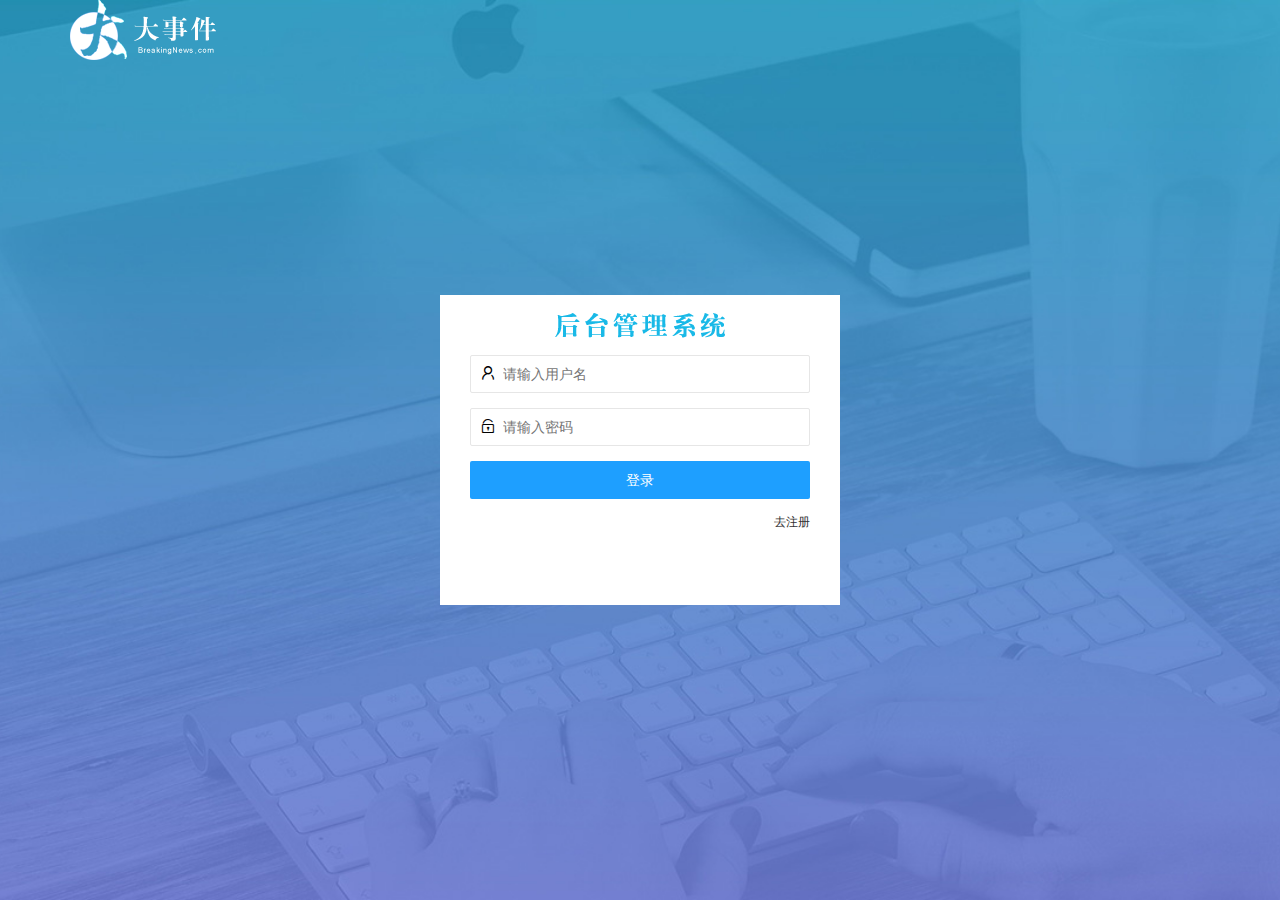
<file: login.html>
<!DOCTYPE html>
<html lang="en">

<head>
    <meta charset="UTF-8">
    <meta http-equiv="X-UA-Compatible" content="IE=edge">
    <meta name="viewport" content="width=device-width, initial-scale=1.0">
    <title>登录-注册</title>
    <!-- 导入LayUi的样式 -->
    <link rel="stylesheet" href="/assets/lib/layui/css/layui.css" />
    <!-- 导入自己的样式 -->
    <link rel="stylesheet" href="/assets/css/login.css" />
</head>

<body>
    <!-- 头部的logo区域 -->
    <div class="layui-main">
        <img src="/assets/images/logo.png" alt="" />
    </div>

    <!-- 登陆注册区域 -->
    <div class="loginAndRegBox">
        <div class="title-box"></div>
        <!-- 登录的div -->
        <div class="login-box">
            <!-- 登录的表单 -->
            <form class="layui-form" id="form_login">
                <!-- 用户名 -->
                <div class="layui-form-item">
                    <i class="layui-icon layui-icon-username"></i>
                    <input type="text" name="username" required lay-verify="required" placeholder="请输入用户名" autocomplete="off" class="layui-input">
                </div>
                <!-- 密码 -->
                <div class="layui-form-item">
                    <i class="layui-icon layui-icon-password"></i>
                    <input type="password" name="password" required lay-verify="required|pwd" placeholder="请输入密码" autocomplete="off" class="layui-input">
                </div>
                <!-- 登录按钮 -->
                <div class="layui-form-item">
                    <!-- 注意：表单提交按钮和普通按钮的区别，就是lay-submit 属性-->
                    <button class="layui-btn layui-btn-fluid layui-btn-normal" lay-submit>登录</button>
                </div>
                <div class="layui-form-item links">
                    <a href="javascript:;" id="link_reg">去注册</a>
                </div>
            </form>

        </div>
        <!-- 注册的div -->
        <div class="reg-box">
            <!-- 注册的表单 -->
            <form class="layui-form" id="form_reg">
                <!-- 用户名 -->
                <div class="layui-form-item">
                    <i class="layui-icon layui-icon-username"></i>
                    <input type="text" name="username" required lay-verify="required" placeholder="请输入用户名" autocomplete="off" class="layui-input">
                </div>
                <!-- 密码 -->
                <div class="layui-form-item">
                    <i class="layui-icon layui-icon-password"></i>
                    <input type="password" name="password" required lay-verify="required|pwd" placeholder="请输入密码" autocomplete="off" class="layui-input">
                </div>
                <!-- 密码确认框 -->
                <div class="layui-form-item">
                    <i class="layui-icon layui-icon-password"></i>
                    <input type="password" name="repassword" required lay-verify="required|pwd|repwd" placeholder="再次确认密码" autocomplete="off" class="layui-input">
                </div>
                <!-- 注册按钮 -->
                <div class="layui-form-item">
                    <!-- 注意：表单提交按钮和普通按钮的区别，就是lay-submit 属性-->
                    <button class="layui-btn layui-btn-fluid layui-btn-normal" lay-submit>注册</button>
                </div>
                <div class="layui-form-item links">
                    <a href="javascript:;" id="link_login">去登录</a>
                </div>
            </form>

        </div>
    </div>


    <!-- 导入Layui的js文件 -->
    <script src="/assets/lib/layui/layui.all.js"></script>
    <!-- 导入Jquery -->
    <script src="/assets/lib/jquery.js"></script>
    <!-- 导入自己封装的 baseAPI.js -->
    <script src="/assets/js/baseAPI.js"></script>
    <!-- 导入自己的 js 脚本 -->
    <script src="/assets/js/login.js"></script>
</body>

</html>
</file>
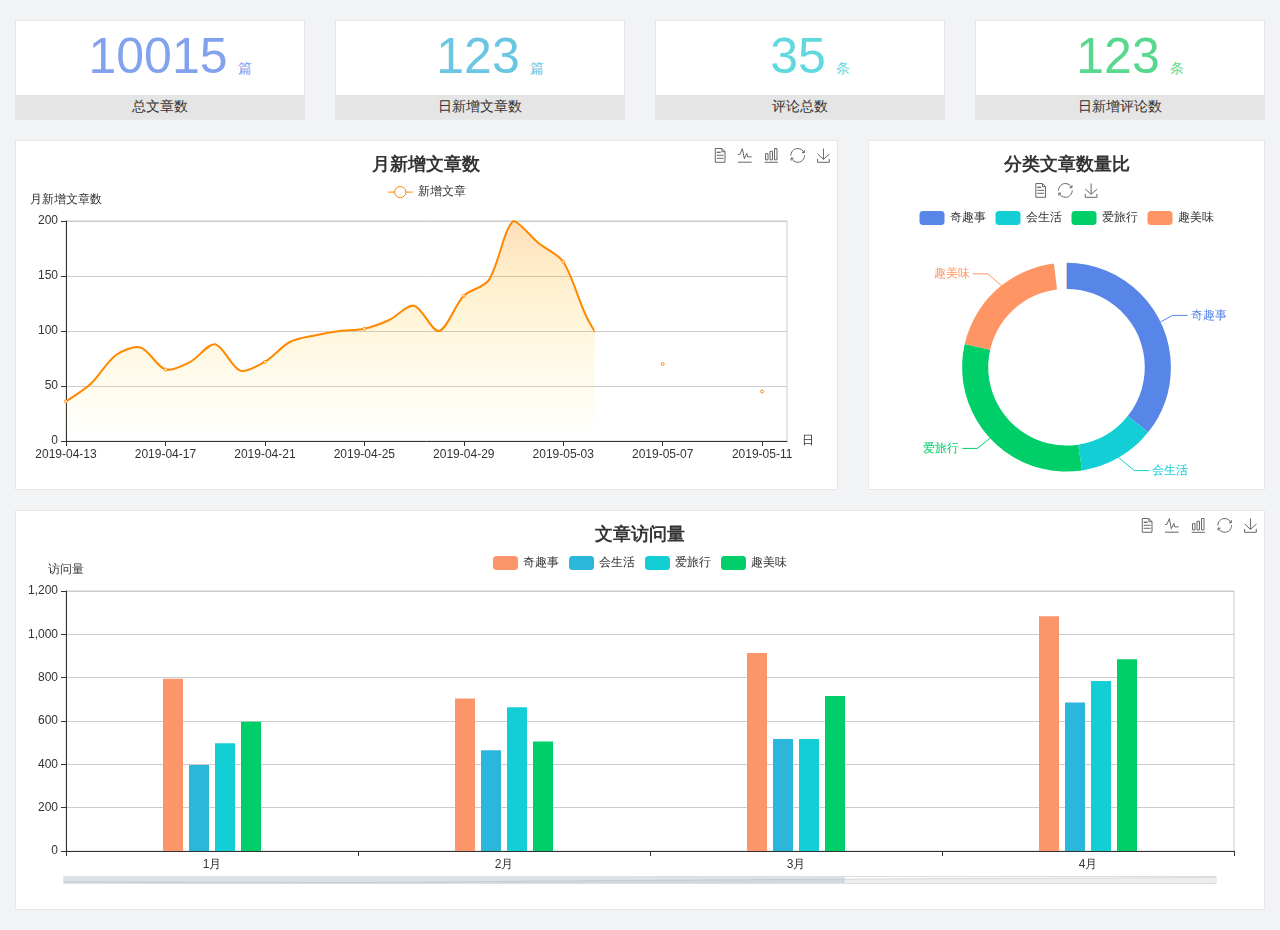
<file: home/dashboard.html>
<!DOCTYPE html>
<html lang="en">

<head>
  <meta charset="UTF-8">
  <meta name="viewport" content="width=device-width, initial-scale=1.0">
  <meta http-equiv="X-UA-Compatible" content="ie=edge">
  <title>图表统计</title>
  <link rel="stylesheet" href="../../assets/lib/bootstrap.css" />
  <link rel="stylesheet" href="../../assets/lib/main.css" />
  <script src="../../assets/lib/jquery.js"></script>
  <script type="text/javascript" src="../../assets/lib/echarts.min.js"></script>
</head>

<body>
  <div class="container-fluid">
    <div class="row spannel_list">
      <div class="col-sm-3 col-xs-6">
        <div class="spannel">
          <em>10015</em><span>篇</span>
          <b>总文章数</b>
        </div>
      </div>
      <div class="col-sm-3 col-xs-6">
        <div class="spannel scolor01">
          <em>123</em><span>篇</span>
          <b>日新增文章数</b>
        </div>
      </div>
      <div class="col-sm-3 col-xs-6">
        <div class="spannel scolor02">
          <em>35</em><span>条</span>
          <b>评论总数</b>
        </div>
      </div>
      <div class="col-sm-3 col-xs-6">
        <div class="spannel scolor03">
          <em>123</em><span>条</span>
          <b>日新增评论数</b>
        </div>
      </div>
    </div>
  </div>

  <div class="container-fluid">
    <div class="row curve-pie">
      <div class="col-lg-8 col-md-8">
        <div class="gragh_pannel" id="curve_show"></div>
      </div>
      <div class="col-lg-4 col-md-4">
        <div class="gragh_pannel" id="pie_show"></div>
      </div>
    </div>
  </div>

  <div class="container-fluid">
    <div class="column_pannel" id="column_show"></div>
  </div>

  <script>
    var oChart = echarts.init(document.getElementById('curve_show'));
    var aList_all = [
      { 'count': 36, 'date': '2019-04-13' },
      { 'count': 52, 'date': '2019-04-14' },
      { 'count': 78, 'date': '2019-04-15' },
      { 'count': 85, 'date': '2019-04-16' },
      { 'count': 65, 'date': '2019-04-17' },
      { 'count': 72, 'date': '2019-04-18' },
      { 'count': 88, 'date': '2019-04-19' },
      { 'count': 64, 'date': '2019-04-20' },
      { 'count': 72, 'date': '2019-04-21' },
      { 'count': 90, 'date': '2019-04-22' },
      { 'count': 96, 'date': '2019-04-23' },
      { 'count': 100, 'date': '2019-04-24' },
      { 'count': 102, 'date': '2019-04-25' },
      { 'count': 110, 'date': '2019-04-26' },
      { 'count': 123, 'date': '2019-04-27' },
      { 'count': 100, 'date': '2019-04-28' },
      { 'count': 132, 'date': '2019-04-29' },
      { 'count': 146, 'date': '2019-04-30' },
      { 'count': 200, 'date': '2019-05-01' },
      { 'count': 180, 'date': '2019-05-02' },
      { 'count': 163, 'date': '2019-05-03' },
      { 'count': 110, 'date': '2019-05-04' },
      { 'count': 80, 'date': '2019-05-05' },
      { 'count': 82, 'date': '2019-05-06' },
      { 'count': 70, 'date': '2019-05-07' },
      { 'count': 65, 'date': '2019-05-08' },
      { 'count': 54, 'date': '2019-05-09' },
      { 'count': 40, 'date': '2019-05-10' },
      { 'count': 45, 'date': '2019-05-11' },
      { 'count': 38, 'date': '2019-05-12' },
    ];

    let aCount = [];
    let aDate = [];

    for (var i = 0; i < aList_all.length; i++) {
      aCount.push(aList_all[i].count);
      aDate.push(aList_all[i].date);
    }

    var chartopt = {
      title: {
        text: '月新增文章数',
        left: 'center',
        top: '10'
      },
      tooltip: {
        trigger: 'axis'
      },
      legend: {
        data: ['新增文章'],
        top: '40'
      },
      toolbox: {
        show: true,
        feature: {
          mark: { show: true },
          dataView: { show: true, readOnly: false },
          magicType: { show: true, type: ['line', 'bar'] },
          restore: { show: true },
          saveAsImage: { show: true }
        }
      },
      calculable: true,
      xAxis: [
        {
          name: '日',
          type: 'category',
          boundaryGap: false,
          data: aDate
        }
      ],
      yAxis: [
        {
          name: '月新增文章数',
          type: 'value'
        }
      ],
      series: [
        {
          name: '新增文章',
          type: 'line',
          smooth: true,
          itemStyle: { normal: { areaStyle: { type: 'default' }, color: '#f80' }, lineStyle: { color: '#f80' } },
          data: aCount
        }],
      areaStyle: {
        normal: {
          color: new echarts.graphic.LinearGradient(0, 0, 0, 1, [{
            offset: 0,
            color: 'rgba(255,136,0,0.39)'
          }, {
            offset: .34,
            color: 'rgba(255,180,0,0.25)'
          }, {
            offset: 1,
            color: 'rgba(255,222,0,0.00)'
          }])

        }
      },
      grid: {
        show: true,
        x: 50,
        x2: 50,
        y: 80,
        height: 220
      }
    };

    oChart.setOption(chartopt);


    var oPie = echarts.init(document.getElementById('pie_show'));
    var oPieopt =
    {
      title: {
        top: 10,
        text: '分类文章数量比',
        x: 'center'
      },
      tooltip: {
        trigger: 'item',
        formatter: "{a} <br/>{b} : {c} ({d}%)"
      },
      color: ['#5885e8', '#13cfd5', '#00ce68', '#ff9565'],
      legend: {
        x: 'center',
        top: 65,
        data: ['奇趣事', '会生活', '爱旅行', '趣美味']
      },
      toolbox: {
        show: true,
        x: 'center',
        top: 35,
        feature: {
          mark: { show: true },
          dataView: { show: true, readOnly: false },
          magicType: {
            show: true,
            type: ['pie', 'funnel'],
            option: {
              funnel: {
                x: '25%',
                width: '50%',
                funnelAlign: 'left',
                max: 1548
              }
            }
          },
          restore: { show: true },
          saveAsImage: { show: true }
        }
      },
      calculable: true,
      series: [
        {
          name: '访问来源',
          type: 'pie',
          radius: ['45%', '60%'],
          center: ['50%', '65%'],
          data: [
            { value: 300, name: '奇趣事' },
            { value: 100, name: '会生活' },
            { value: 260, name: '爱旅行' },
            { value: 180, name: '趣美味' }
          ]
        }
      ]
    };
    oPie.setOption(oPieopt);



    var oColumn = this.echarts.init(document.getElementById('column_show'));
    var oColumnopt =
    {
      title: {
        text: '文章访问量',
        left: 'center',
        top: '10'
      },
      tooltip: {
        trigger: 'axis'
      },
      legend: {
        data: ['奇趣事', '会生活', '爱旅行', '趣美味'],
        top: '40'
      },
      toolbox: {
        show: true,
        feature: {
          mark: { show: true },
          dataView: { show: true, readOnly: false },
          magicType: { show: true, type: ['line', 'bar'] },
          restore: { show: true },
          saveAsImage: { show: true }
        }
      },
      calculable: true,
      xAxis: [
        {
          type: 'category',
          data: ['1月', '2月', '3月', '4月', '5月']
        }
      ],
      yAxis: [
        {
          name: '访问量',
          type: 'value'
        }
      ],
      series: [
        {
          name: '奇趣事',
          type: 'bar',
          barWidth: 20,
          itemStyle: {
            normal: { areaStyle: { type: 'default' }, color: '#fd956a' }
          },
          data: [800, 708, 920, 1090, 1200]
        },
        {
          name: '会生活',
          type: 'bar',
          barWidth: 20,
          itemStyle: {
            normal: { areaStyle: { type: 'default' }, color: '#2bb6db' }
          },
          data: [400, 468, 520, 690, 800]
        },
        {
          name: '爱旅行',
          type: 'bar',
          barWidth: 20,
          itemStyle: {
            normal: { areaStyle: { type: 'default' }, color: '#13cfd5' }
          },
          data: [500, 668, 520, 790, 900]
        },
        {
          name: '趣美味',
          type: 'bar',
          barWidth: 20,
          itemStyle: {
            normal: { areaStyle: { type: 'default' }, color: '#00ce68' }
          },
          data: [600, 508, 720, 890, 1000]
        }
      ],
      grid: {
        show: true,
        x: 50,
        x2: 30,
        y: 80,
        height: 260
      },
      dataZoom: [//给x轴设置滚动条
        {
          start: 0,//默认为0
          end: 100 - 1000 / 31,//默认为100
          type: 'slider',
          show: true,
          xAxisIndex: [0],
          handleSize: 0,//滑动条的 左右2个滑动条的大小
          height: 8,//组件高度
          left: 45, //左边的距离
          right: 50,//右边的距离
          bottom: 26,//右边的距离
          handleColor: '#ddd',//h滑动图标的颜色
          handleStyle: {
            borderColor: "#cacaca",
            borderWidth: "1",
            shadowBlur: 2,
            background: "#ddd",
            shadowColor: "#ddd",
          }
        }]
    };
    oColumn.setOption(oColumnopt);
  </script>
</body>

</html>
</file>
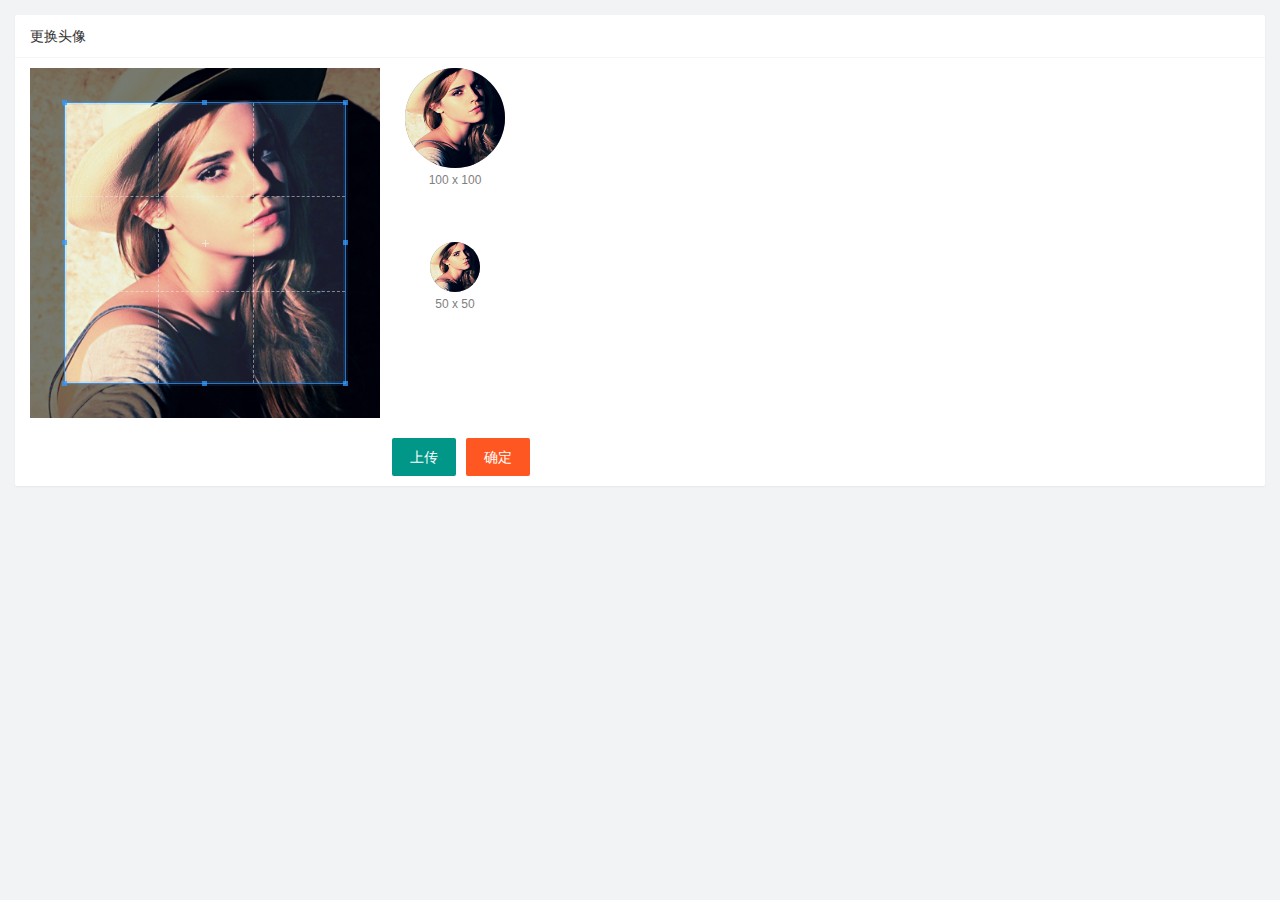
<file: user/user_avatar.html>
<!DOCTYPE html>
<html lang="en">

<head>
    <meta charset="UTF-8">
    <meta http-equiv="X-UA-Compatible" content="IE=edge">
    <meta name="viewport" content="width=device-width, initial-scale=1.0">
    <title>Document</title>
    <link rel="stylesheet" href="/assets/lib/layui/css/layui.css">
    <link rel="stylesheet" href="/assets/lib/cropper/cropper.css" />
    <link rel="stylesheet" href="/assets/css/user/user_avatar.css">
</head>

<body>
    <!-- 卡片区域 -->
    <div class="layui-card">
        <div class="layui-card-header">更换头像</div>
        <div class="layui-card-body">
            <!-- 第一行的图片裁剪和预览区域 -->
            <div class="row1">
                <!-- 图片裁剪区域 -->
                <div class="cropper-box">
                    <!-- 这个 img 标签很重要，将来会把它初始化为裁剪区域 -->
                    <img id="image" src="/assets/images/sample.jpg" />
                </div>
                <!-- 图片的预览区域 -->
                <div class="preview-box">
                    <div>
                        <!-- 宽高为 100px 的预览区域 -->
                        <div class="img-preview w100"></div>
                        <p class="size">100 x 100</p>
                    </div>
                    <div>
                        <!-- 宽高为 50px 的预览区域 -->
                        <div class="img-preview w50"></div>
                        <p class="size">50 x 50</p>
                    </div>
                </div>
            </div>

            <!-- 第二行的按钮区域 -->
            <div class="row2">
                <!-- 通过accept属性可以指定、允许用户选择什么类型的文件 -->
                <input type="file" id="file" accept="image/png,image/jpeg">
                <button type="button" class="layui-btn" id="btnChooseImage">上传</button>
                <button type="button" class="layui-btn layui-btn-danger" id="btnUpload">确定</button>
            </div>
        </div>
    </div>
    <script src="/assets/lib/layui/layui.all.js"></script>
    <script src="/assets/lib/jquery.js"></script>
    <script src="/assets/lib/cropper/Cropper.js"></script>
    <script src="/assets/lib/cropper/jquery-cropper.js"></script>
    <script src="/assets/js/baseAPI.js"></script>
    <script src="/assets/js/user/user_avatar.js"></script>
</body>

</html>
</file>
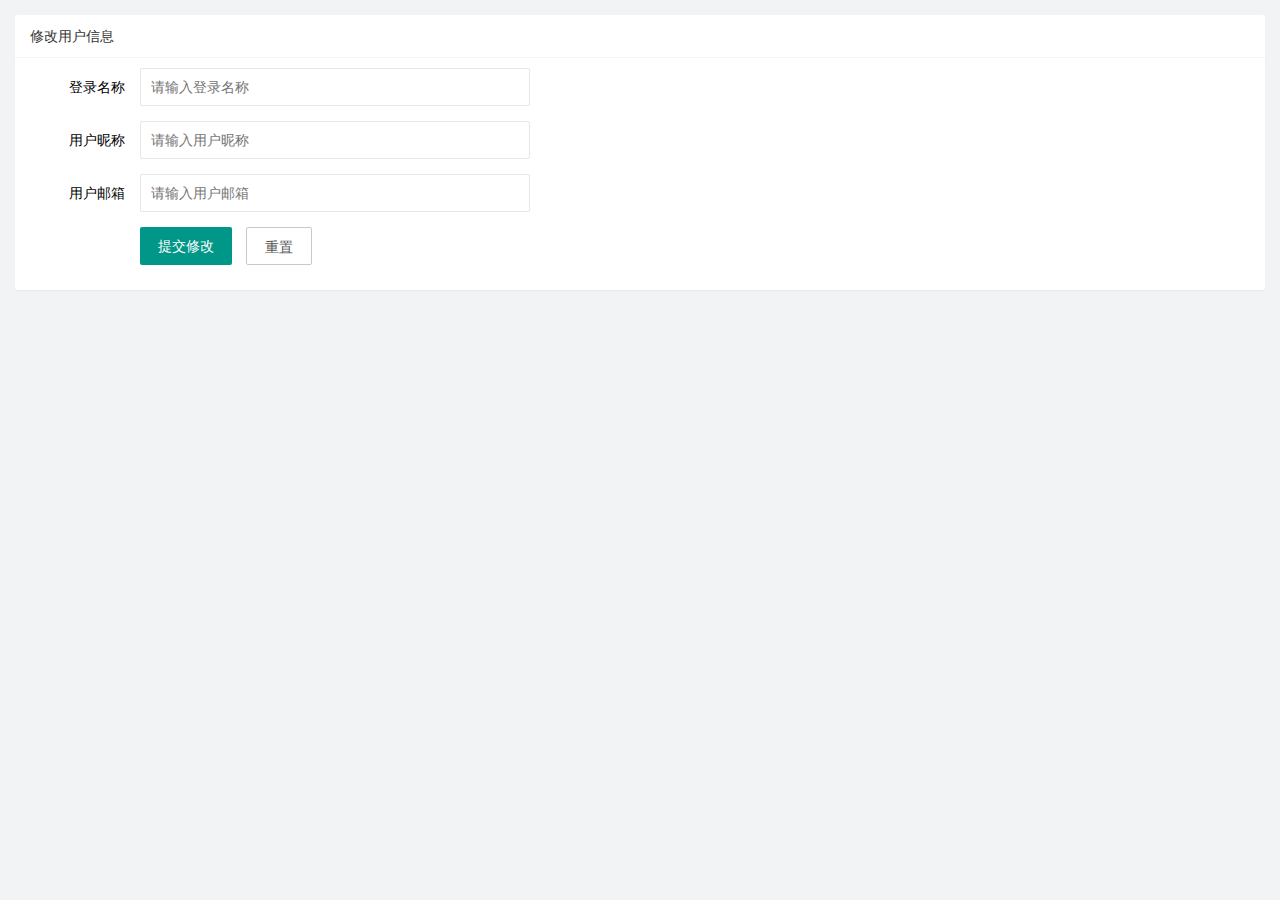
<file: user/user_info.html>
<!DOCTYPE html>
<html lang="en">

<head>
    <meta charset="UTF-8">
    <meta http-equiv="X-UA-Compatible" content="IE=edge">
    <meta name="viewport" content="width=device-width, initial-scale=1.0">
    <title>Document</title>
</head>
<!-- 导入 Layui 的样式 -->
<link rel="stylesheet" href="/assets/lib/layui/css/layui.css">
<!-- 导入自己的样式 -->
<link rel="stylesheet" href="/assets/css/user/user_info.css">

<body>
    <!-- 卡片区域 -->
    <div class="layui-card">
        <div class="layui-card-header">修改用户信息</div>
        <div class="layui-card-body">
            <!-- form表单区 -->
            <form class="layui-form" lay-filter="formUserInfo">
                <!-- 这是隐藏域 -->
                <input type="hidden" name="id">
                <div class="layui-form-item">
                    <label class="layui-form-label">登录名称</label>
                    <div class="layui-input-block">
                        <input type="text" name="username" required lay-verify="required" placeholder="请输入登录名称" autocomplete="off" class="layui-input" readonly>
                    </div>
                </div>
                <div class="layui-form-item">
                    <label class="layui-form-label">用户昵称</label>
                    <div class="layui-input-block">
                        <input type="text" name="nickname" required lay-verify="required|nickname" placeholder="请输入用户昵称" autocomplete="off" class="layui-input">
                    </div>
                </div>
                <div class="layui-form-item">
                    <label class="layui-form-label">用户邮箱</label>
                    <div class="layui-input-block">
                        <input type="text" name="email" required lay-verify="required|email" placeholder="请输入用户邮箱" autocomplete="off" class="layui-input">
                    </div>
                </div>
                <div class="layui-form-item">
                    <div class="layui-input-block">
                        <button class="layui-btn" lay-submit lay-filter="formDemo">提交修改</button>
                        <button type="reset" class="layui-btn layui-btn-primary" id="btnReset">重置</button>
                    </div>
                </div>
        </div>
    </div>

    <!-- 导入 Layui 的js -->
    <script src="/assets/lib/layui/layui.all.js"></script>
    <!-- 导入 jquery -->
    <script src="/assets/lib/jquery.js"></script>
    <!-- 导入 baseAPI -->
    <script src="/assets/js/baseAPI.js"></script>
    <!-- 导入自己的 js -->
    <script src="/assets/js/user/user_info.js"></script>
</body>

</html>
</file>
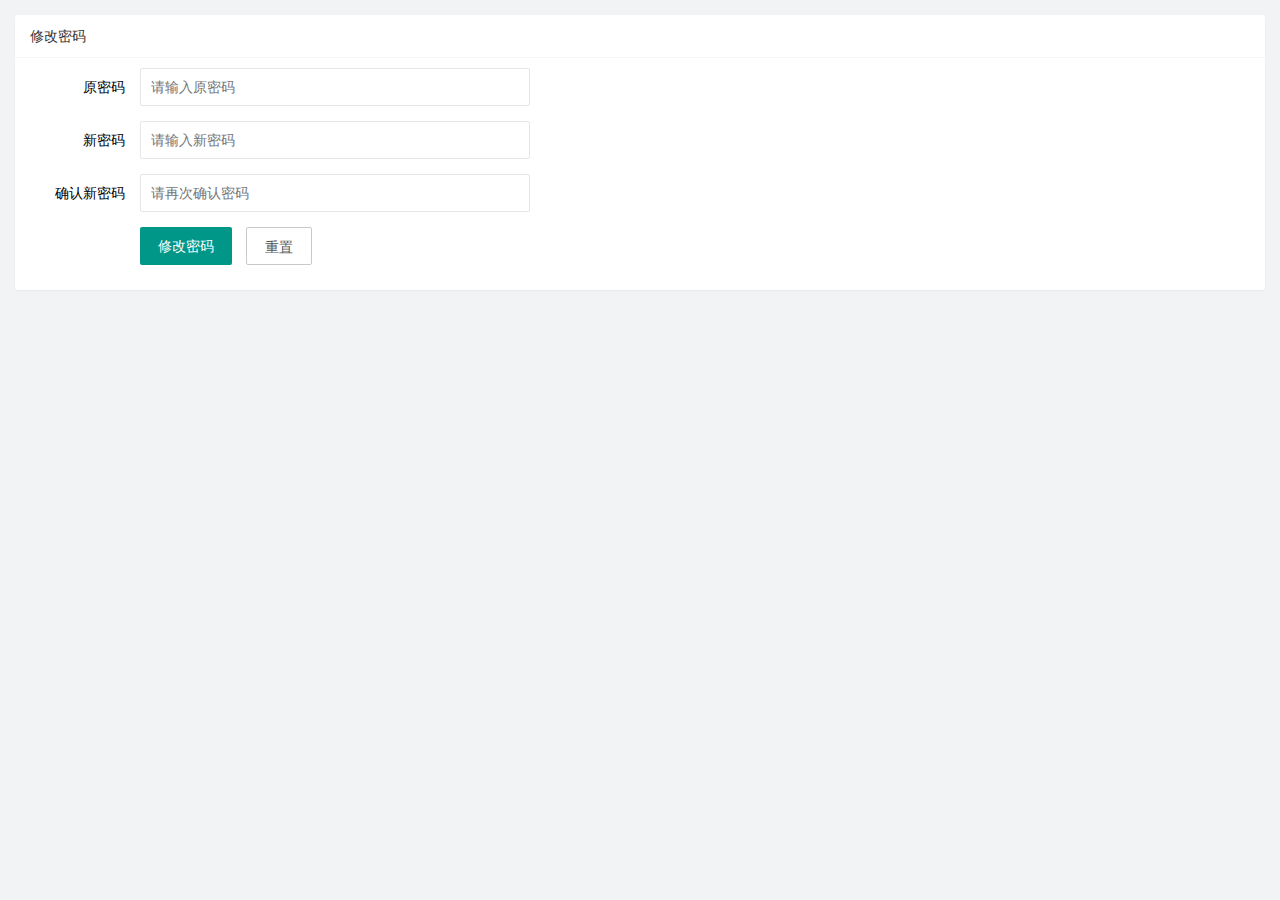
<file: user/user_pwd.html>
<!DOCTYPE html>
<html lang="en">

<head>
    <meta charset="UTF-8">
    <meta http-equiv="X-UA-Compatible" content="IE=edge">
    <meta name="viewport" content="width=device-width, initial-scale=1.0">
    <title>Document</title>
    <link rel="stylesheet" href="/assets/lib/layui/css/layui.css">
    <link rel="stylesheet" href="/assets/css/user/user_pwd.css">
</head>

<body>
    <!-- 卡片区域 -->
    <div class="layui-card">
        <div class="layui-card-header">修改密码</div>
        <div class="layui-card-body">
            <form class="layui-form" action="">
                <div class="layui-form-item">
                    <label class="layui-form-label">原密码</label>
                    <div class="layui-input-block">
                        <input type="password" name="oldPwd" required lay-verify="required|pwd" placeholder="请输入原密码" autocomplete="off" class="layui-input">
                    </div>
                </div>
                <div class="layui-form-item">
                    <label class="layui-form-label">新密码</label>
                    <div class="layui-input-block">
                        <input type="password" name="newPwd" required lay-verify="required|pwd|samePwd" placeholder="请输入新密码" autocomplete="off" class="layui-input">
                    </div>
                </div>
                <div class="layui-form-item">
                    <label class="layui-form-label">确认新密码</label>
                    <div class="layui-input-block">
                        <input type="password" name="rePwd" required lay-verify="required|pwd|rePwd" placeholder="请再次确认密码" autocomplete="off" class="layui-input">
                    </div>
                </div>
                <div class="layui-form-item">
                    <div class="layui-input-block">
                        <button class="layui-btn" lay-submit lay-filter="formDemo">修改密码</button>
                        <button type="reset" class="layui-btn layui-btn-primary">重置</button>
                    </div>
                </div>
            </form>
        </div>
    </div>

    <!-- 导入 layui 的 js -->
    <script src="/assets/lib/layui/layui.all.js"></script>
    <!-- 导入 Jquery -->
    <script src="/assets/lib/jquery.js"></script>
    <!-- 导入 baseAPI -->
    <script src="/assets/js/baseAPI.js"></script>
    <!-- 导入自己的 js -->
    <script src="/assets/js/user/user_pwd.js"></script>
</body>

</html>
</file>
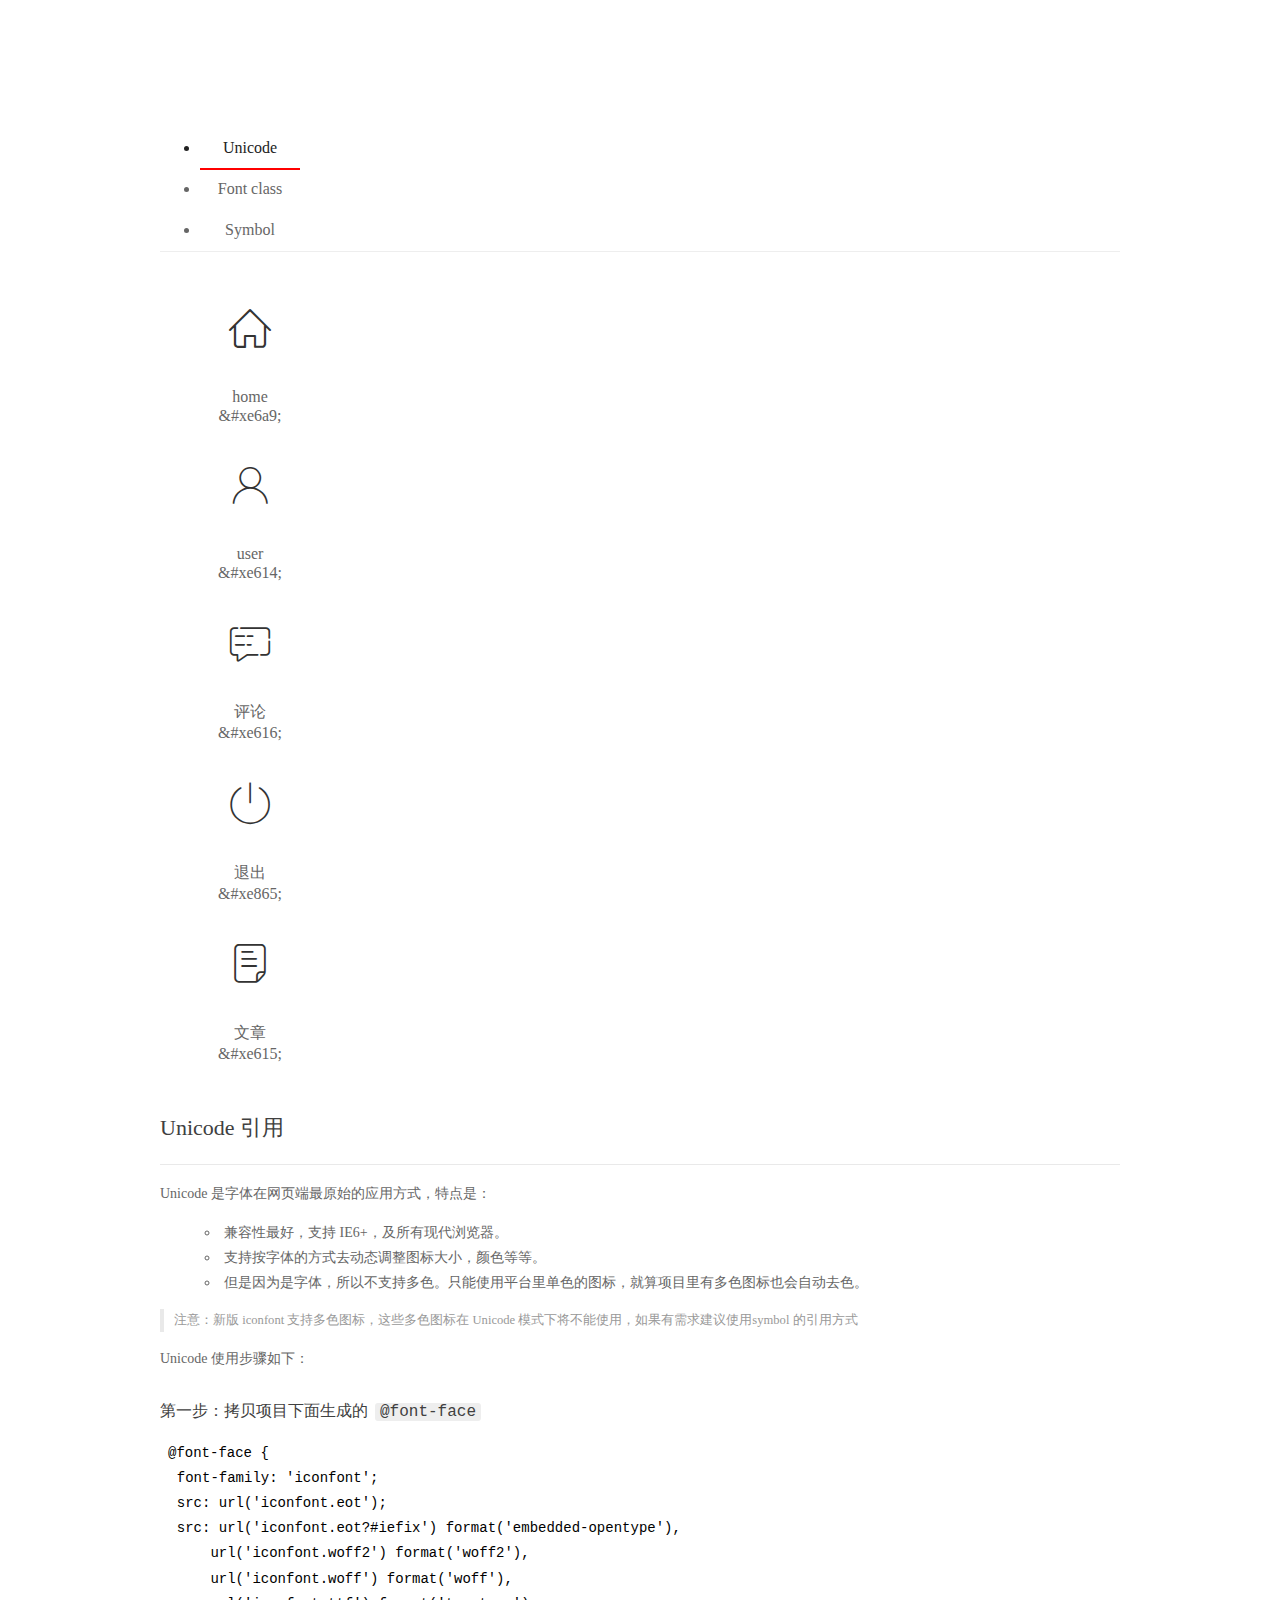
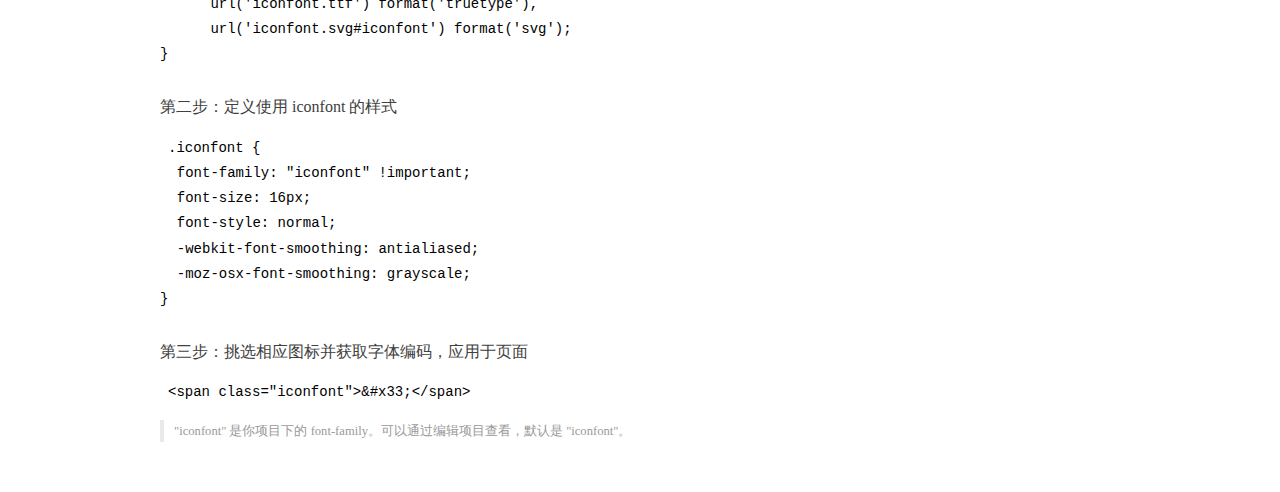
<file: assets/fonts/demo_index.html>
<!DOCTYPE html>
<html>
<head>
  <meta charset="utf-8"/>
  <title>IconFont Demo</title>
  <link rel="shortcut icon" href="https://gtms04.alicdn.com/tps/i4/TB1_oz6GVXXXXaFXpXXJDFnIXXX-64-64.ico" type="image/x-icon"/>
  <link rel="stylesheet" href="https://g.alicdn.com/thx/cube/1.3.2/cube.min.css">
  <link rel="stylesheet" href="demo.css">
  <link rel="stylesheet" href="iconfont.css">
  <script src="iconfont.js"></script>
  <!-- jQuery -->
  <script src="https://a1.alicdn.com/oss/uploads/2018/12/26/7bfddb60-08e8-11e9-9b04-53e73bb6408b.js"></script>
  <!-- 代码高亮 -->
  <script src="https://a1.alicdn.com/oss/uploads/2018/12/26/a3f714d0-08e6-11e9-8a15-ebf944d7534c.js"></script>
</head>
<body>
  <div class="main">
    <h1 class="logo"><a href="https://www.iconfont.cn/" title="iconfont 首页" target="_blank">&#xe86b;</a></h1>
    <div class="nav-tabs">
      <ul id="tabs" class="dib-box">
        <li class="dib active"><span>Unicode</span></li>
        <li class="dib"><span>Font class</span></li>
        <li class="dib"><span>Symbol</span></li>
      </ul>
      
    </div>
    <div class="tab-container">
      <div class="content unicode" style="display: block;">
          <ul class="icon_lists dib-box">
          
            <li class="dib">
              <span class="icon iconfont">&#xe6a9;</span>
                <div class="name">home</div>
                <div class="code-name">&amp;#xe6a9;</div>
              </li>
          
            <li class="dib">
              <span class="icon iconfont">&#xe614;</span>
                <div class="name">user</div>
                <div class="code-name">&amp;#xe614;</div>
              </li>
          
            <li class="dib">
              <span class="icon iconfont">&#xe616;</span>
                <div class="name">评论</div>
                <div class="code-name">&amp;#xe616;</div>
              </li>
          
            <li class="dib">
              <span class="icon iconfont">&#xe865;</span>
                <div class="name">退出</div>
                <div class="code-name">&amp;#xe865;</div>
              </li>
          
            <li class="dib">
              <span class="icon iconfont">&#xe615;</span>
                <div class="name">文章</div>
                <div class="code-name">&amp;#xe615;</div>
              </li>
          
          </ul>
          <div class="article markdown">
          <h2 id="unicode-">Unicode 引用</h2>
          <hr>

          <p>Unicode 是字体在网页端最原始的应用方式，特点是：</p>
          <ul>
            <li>兼容性最好，支持 IE6+，及所有现代浏览器。</li>
            <li>支持按字体的方式去动态调整图标大小，颜色等等。</li>
            <li>但是因为是字体，所以不支持多色。只能使用平台里单色的图标，就算项目里有多色图标也会自动去色。</li>
          </ul>
          <blockquote>
            <p>注意：新版 iconfont 支持多色图标，这些多色图标在 Unicode 模式下将不能使用，如果有需求建议使用symbol 的引用方式</p>
          </blockquote>
          <p>Unicode 使用步骤如下：</p>
          <h3 id="-font-face">第一步：拷贝项目下面生成的 <code>@font-face</code></h3>
<pre><code class="language-css"
>@font-face {
  font-family: 'iconfont';
  src: url('iconfont.eot');
  src: url('iconfont.eot?#iefix') format('embedded-opentype'),
      url('iconfont.woff2') format('woff2'),
      url('iconfont.woff') format('woff'),
      url('iconfont.ttf') format('truetype'),
      url('iconfont.svg#iconfont') format('svg');
}
</code></pre>
          <h3 id="-iconfont-">第二步：定义使用 iconfont 的样式</h3>
<pre><code class="language-css"
>.iconfont {
  font-family: "iconfont" !important;
  font-size: 16px;
  font-style: normal;
  -webkit-font-smoothing: antialiased;
  -moz-osx-font-smoothing: grayscale;
}
</code></pre>
          <h3 id="-">第三步：挑选相应图标并获取字体编码，应用于页面</h3>
<pre>
<code class="language-html"
>&lt;span class="iconfont"&gt;&amp;#x33;&lt;/span&gt;
</code></pre>
          <blockquote>
            <p>"iconfont" 是你项目下的 font-family。可以通过编辑项目查看，默认是 "iconfont"。</p>
          </blockquote>
          </div>
      </div>
      <div class="content font-class">
        <ul class="icon_lists dib-box">
          
          <li class="dib">
            <span class="icon iconfont icon-home"></span>
            <div class="name">
              home
            </div>
            <div class="code-name">.icon-home
            </div>
          </li>
          
          <li class="dib">
            <span class="icon iconfont icon-user"></span>
            <div class="name">
              user
            </div>
            <div class="code-name">.icon-user
            </div>
          </li>
          
          <li class="dib">
            <span class="icon iconfont icon-pinglun"></span>
            <div class="name">
              评论
            </div>
            <div class="code-name">.icon-pinglun
            </div>
          </li>
          
          <li class="dib">
            <span class="icon iconfont icon-tuichu"></span>
            <div class="name">
              退出
            </div>
            <div class="code-name">.icon-tuichu
            </div>
          </li>
          
          <li class="dib">
            <span class="icon iconfont icon-16"></span>
            <div class="name">
              文章
            </div>
            <div class="code-name">.icon-16
            </div>
          </li>
          
        </ul>
        <div class="article markdown">
        <h2 id="font-class-">font-class 引用</h2>
        <hr>

        <p>font-class 是 Unicode 使用方式的一种变种，主要是解决 Unicode 书写不直观，语意不明确的问题。</p>
        <p>与 Unicode 使用方式相比，具有如下特点：</p>
        <ul>
          <li>兼容性良好，支持 IE8+，及所有现代浏览器。</li>
          <li>相比于 Unicode 语意明确，书写更直观。可以很容易分辨这个 icon 是什么。</li>
          <li>因为使用 class 来定义图标，所以当要替换图标时，只需要修改 class 里面的 Unicode 引用。</li>
          <li>不过因为本质上还是使用的字体，所以多色图标还是不支持的。</li>
        </ul>
        <p>使用步骤如下：</p>
        <h3 id="-fontclass-">第一步：引入项目下面生成的 fontclass 代码：</h3>
<pre><code class="language-html">&lt;link rel="stylesheet" href="./iconfont.css"&gt;
</code></pre>
        <h3 id="-">第二步：挑选相应图标并获取类名，应用于页面：</h3>
<pre><code class="language-html">&lt;span class="iconfont icon-xxx"&gt;&lt;/span&gt;
</code></pre>
        <blockquote>
          <p>"
            iconfont" 是你项目下的 font-family。可以通过编辑项目查看，默认是 "iconfont"。</p>
        </blockquote>
      </div>
      </div>
      <div class="content symbol">
          <ul class="icon_lists dib-box">
          
            <li class="dib">
                <svg class="icon svg-icon" aria-hidden="true">
                  <use xlink:href="#icon-home"></use>
                </svg>
                <div class="name">home</div>
                <div class="code-name">#icon-home</div>
            </li>
          
            <li class="dib">
                <svg class="icon svg-icon" aria-hidden="true">
                  <use xlink:href="#icon-user"></use>
                </svg>
                <div class="name">user</div>
                <div class="code-name">#icon-user</div>
            </li>
          
            <li class="dib">
                <svg class="icon svg-icon" aria-hidden="true">
                  <use xlink:href="#icon-pinglun"></use>
                </svg>
                <div class="name">评论</div>
                <div class="code-name">#icon-pinglun</div>
            </li>
          
            <li class="dib">
                <svg class="icon svg-icon" aria-hidden="true">
                  <use xlink:href="#icon-tuichu"></use>
                </svg>
                <div class="name">退出</div>
                <div class="code-name">#icon-tuichu</div>
            </li>
          
            <li class="dib">
                <svg class="icon svg-icon" aria-hidden="true">
                  <use xlink:href="#icon-16"></use>
                </svg>
                <div class="name">文章</div>
                <div class="code-name">#icon-16</div>
            </li>
          
          </ul>
          <div class="article markdown">
          <h2 id="symbol-">Symbol 引用</h2>
          <hr>

          <p>这是一种全新的使用方式，应该说这才是未来的主流，也是平台目前推荐的用法。相关介绍可以参考这篇<a href="">文章</a>
            这种用法其实是做了一个 SVG 的集合，与另外两种相比具有如下特点：</p>
          <ul>
            <li>支持多色图标了，不再受单色限制。</li>
            <li>通过一些技巧，支持像字体那样，通过 <code>font-size</code>, <code>color</code> 来调整样式。</li>
            <li>兼容性较差，支持 IE9+，及现代浏览器。</li>
            <li>浏览器渲染 SVG 的性能一般，还不如 png。</li>
          </ul>
          <p>使用步骤如下：</p>
          <h3 id="-symbol-">第一步：引入项目下面生成的 symbol 代码：</h3>
<pre><code class="language-html">&lt;script src="./iconfont.js"&gt;&lt;/script&gt;
</code></pre>
          <h3 id="-css-">第二步：加入通用 CSS 代码（引入一次就行）：</h3>
<pre><code class="language-html">&lt;style&gt;
.icon {
  width: 1em;
  height: 1em;
  vertical-align: -0.15em;
  fill: currentColor;
  overflow: hidden;
}
&lt;/style&gt;
</code></pre>
          <h3 id="-">第三步：挑选相应图标并获取类名，应用于页面：</h3>
<pre><code class="language-html">&lt;svg class="icon" aria-hidden="true"&gt;
  &lt;use xlink:href="#icon-xxx"&gt;&lt;/use&gt;
&lt;/svg&gt;
</code></pre>
          </div>
      </div>

    </div>
  </div>
  <script>
  $(document).ready(function () {
      $('.tab-container .content:first').show()

      $('#tabs li').click(function (e) {
        var tabContent = $('.tab-container .content')
        var index = $(this).index()

        if ($(this).hasClass('active')) {
          return
        } else {
          $('#tabs li').removeClass('active')
          $(this).addClass('active')

          tabContent.hide().eq(index).fadeIn()
        }
      })
    })
  </script>
</body>
</html>
</file>
<file: assets/lib/layui/css/layui.css>
/** layui-v2.5.5 MIT License By https://www.layui.com */
 .layui-inline,img{display:inline-block;vertical-align:middle}h1,h2,h3,h4,h5,h6{font-weight:400}.layui-edge,.layui-header,.layui-inline,.layui-main{position:relative}.layui-body,.layui-edge,.layui-elip{overflow:hidden}.layui-btn,.layui-edge,.layui-inline,img{vertical-align:middle}.layui-btn,.layui-disabled,.layui-icon,.layui-unselect{-moz-user-select:none;-webkit-user-select:none;-ms-user-select:none}.layui-elip,.layui-form-checkbox span,.layui-form-pane .layui-form-label{text-overflow:ellipsis;white-space:nowrap}.layui-breadcrumb,.layui-tree-btnGroup{visibility:hidden}blockquote,body,button,dd,div,dl,dt,form,h1,h2,h3,h4,h5,h6,input,li,ol,p,pre,td,textarea,th,ul{margin:0;padding:0;-webkit-tap-highlight-color:rgba(0,0,0,0)}a:active,a:hover{outline:0}img{border:none}li{list-style:none}table{border-collapse:collapse;border-spacing:0}h4,h5,h6{font-size:100%}button,input,optgroup,option,select,textarea{font-family:inherit;font-size:inherit;font-style:inherit;font-weight:inherit;outline:0}pre{white-space:pre-wrap;white-space:-moz-pre-wrap;white-space:-pre-wrap;white-space:-o-pre-wrap;word-wrap:break-word}body{line-height:24px;font:14px Helvetica Neue,Helvetica,PingFang SC,Tahoma,Arial,sans-serif}hr{height:1px;margin:10px 0;border:0;clear:both}a{color:#333;text-decoration:none}a:hover{color:#777}a cite{font-style:normal;*cursor:pointer}.layui-border-box,.layui-border-box *{box-sizing:border-box}.layui-box,.layui-box *{box-sizing:content-box}.layui-clear{clear:both;*zoom:1}.layui-clear:after{content:'\20';clear:both;*zoom:1;display:block;height:0}.layui-inline{*display:inline;*zoom:1}.layui-edge{display:inline-block;width:0;height:0;border-width:6px;border-style:dashed;border-color:transparent}.layui-edge-top{top:-4px;border-bottom-color:#999;border-bottom-style:solid}.layui-edge-right{border-left-color:#999;border-left-style:solid}.layui-edge-bottom{top:2px;border-top-color:#999;border-top-style:solid}.layui-edge-left{border-right-color:#999;border-right-style:solid}.layui-disabled,.layui-disabled:hover{color:#d2d2d2!important;cursor:not-allowed!important}.layui-circle{border-radius:100%}.layui-show{display:block!important}.layui-hide{display:none!important}@font-face{font-family:layui-icon;src:url(../font/iconfont.eot?v=250);src:url(../font/iconfont.eot?v=250#iefix) format('embedded-opentype'),url(../font/iconfont.woff2?v=250) format('woff2'),url(../font/iconfont.woff?v=250) format('woff'),url(../font/iconfont.ttf?v=250) format('truetype'),url(../font/iconfont.svg?v=250#layui-icon) format('svg')}.layui-icon{font-family:layui-icon!important;font-size:16px;font-style:normal;-webkit-font-smoothing:antialiased;-moz-osx-font-smoothing:grayscale}.layui-icon-reply-fill:before{content:"\e611"}.layui-icon-set-fill:before{content:"\e614"}.layui-icon-menu-fill:before{content:"\e60f"}.layui-icon-search:before{content:"\e615"}.layui-icon-share:before{content:"\e641"}.layui-icon-set-sm:before{content:"\e620"}.layui-icon-engine:before{content:"\e628"}.layui-icon-close:before{content:"\1006"}.layui-icon-close-fill:before{content:"\1007"}.layui-icon-chart-screen:before{content:"\e629"}.layui-icon-star:before{content:"\e600"}.layui-icon-circle-dot:before{content:"\e617"}.layui-icon-chat:before{content:"\e606"}.layui-icon-release:before{content:"\e609"}.layui-icon-list:before{content:"\e60a"}.layui-icon-chart:before{content:"\e62c"}.layui-icon-ok-circle:before{content:"\1005"}.layui-icon-layim-theme:before{content:"\e61b"}.layui-icon-table:before{content:"\e62d"}.layui-icon-right:before{content:"\e602"}.layui-icon-left:before{content:"\e603"}.layui-icon-cart-simple:before{content:"\e698"}.layui-icon-face-cry:before{content:"\e69c"}.layui-icon-face-smile:before{content:"\e6af"}.layui-icon-survey:before{content:"\e6b2"}.layui-icon-tree:before{content:"\e62e"}.layui-icon-upload-circle:before{content:"\e62f"}.layui-icon-add-circle:before{content:"\e61f"}.layui-icon-download-circle:before{content:"\e601"}.layui-icon-templeate-1:before{content:"\e630"}.layui-icon-util:before{content:"\e631"}.layui-icon-face-surprised:before{content:"\e664"}.layui-icon-edit:before{content:"\e642"}.layui-icon-speaker:before{content:"\e645"}.layui-icon-down:before{content:"\e61a"}.layui-icon-file:before{content:"\e621"}.layui-icon-layouts:before{content:"\e632"}.layui-icon-rate-half:before{content:"\e6c9"}.layui-icon-add-circle-fine:before{content:"\e608"}.layui-icon-prev-circle:before{content:"\e633"}.layui-icon-read:before{content:"\e705"}.layui-icon-404:before{content:"\e61c"}.layui-icon-carousel:before{content:"\e634"}.layui-icon-help:before{content:"\e607"}.layui-icon-code-circle:before{content:"\e635"}.layui-icon-water:before{content:"\e636"}.layui-icon-username:before{content:"\e66f"}.layui-icon-find-fill:before{content:"\e670"}.layui-icon-about:before{content:"\e60b"}.layui-icon-location:before{content:"\e715"}.layui-icon-up:before{content:"\e619"}.layui-icon-pause:before{content:"\e651"}.layui-icon-date:before{content:"\e637"}.layui-icon-layim-uploadfile:before{content:"\e61d"}.layui-icon-delete:before{content:"\e640"}.layui-icon-play:before{content:"\e652"}.layui-icon-top:before{content:"\e604"}.layui-icon-friends:before{content:"\e612"}.layui-icon-refresh-3:before{content:"\e9aa"}.layui-icon-ok:before{content:"\e605"}.layui-icon-layer:before{content:"\e638"}.layui-icon-face-smile-fine:before{content:"\e60c"}.layui-icon-dollar:before{content:"\e659"}.layui-icon-group:before{content:"\e613"}.layui-icon-layim-download:before{content:"\e61e"}.layui-icon-picture-fine:before{content:"\e60d"}.layui-icon-link:before{content:"\e64c"}.layui-icon-diamond:before{content:"\e735"}.layui-icon-log:before{content:"\e60e"}.layui-icon-rate-solid:before{content:"\e67a"}.layui-icon-fonts-del:before{content:"\e64f"}.layui-icon-unlink:before{content:"\e64d"}.layui-icon-fonts-clear:before{content:"\e639"}.layui-icon-triangle-r:before{content:"\e623"}.layui-icon-circle:before{content:"\e63f"}.layui-icon-radio:before{content:"\e643"}.layui-icon-align-center:before{content:"\e647"}.layui-icon-align-right:before{content:"\e648"}.layui-icon-align-left:before{content:"\e649"}.layui-icon-loading-1:before{content:"\e63e"}.layui-icon-return:before{content:"\e65c"}.layui-icon-fonts-strong:before{content:"\e62b"}.layui-icon-upload:before{content:"\e67c"}.layui-icon-dialogue:before{content:"\e63a"}.layui-icon-video:before{content:"\e6ed"}.layui-icon-headset:before{content:"\e6fc"}.layui-icon-cellphone-fine:before{content:"\e63b"}.layui-icon-add-1:before{content:"\e654"}.layui-icon-face-smile-b:before{content:"\e650"}.layui-icon-fonts-html:before{content:"\e64b"}.layui-icon-form:before{content:"\e63c"}.layui-icon-cart:before{content:"\e657"}.layui-icon-camera-fill:before{content:"\e65d"}.layui-icon-tabs:before{content:"\e62a"}.layui-icon-fonts-code:before{content:"\e64e"}.layui-icon-fire:before{content:"\e756"}.layui-icon-set:before{content:"\e716"}.layui-icon-fonts-u:before{content:"\e646"}.layui-icon-triangle-d:before{content:"\e625"}.layui-icon-tips:before{content:"\e702"}.layui-icon-picture:before{content:"\e64a"}.layui-icon-more-vertical:before{content:"\e671"}.layui-icon-flag:before{content:"\e66c"}.layui-icon-loading:before{content:"\e63d"}.layui-icon-fonts-i:before{content:"\e644"}.layui-icon-refresh-1:before{content:"\e666"}.layui-icon-rmb:before{content:"\e65e"}.layui-icon-home:before{content:"\e68e"}.layui-icon-user:before{content:"\e770"}.layui-icon-notice:before{content:"\e667"}.layui-icon-login-weibo:before{content:"\e675"}.layui-icon-voice:before{content:"\e688"}.layui-icon-upload-drag:before{content:"\e681"}.layui-icon-login-qq:before{content:"\e676"}.layui-icon-snowflake:before{content:"\e6b1"}.layui-icon-file-b:before{content:"\e655"}.layui-icon-template:before{content:"\e663"}.layui-icon-auz:before{content:"\e672"}.layui-icon-console:before{content:"\e665"}.layui-icon-app:before{content:"\e653"}.layui-icon-prev:before{content:"\e65a"}.layui-icon-website:before{content:"\e7ae"}.layui-icon-next:before{content:"\e65b"}.layui-icon-component:before{content:"\e857"}.layui-icon-more:before{content:"\e65f"}.layui-icon-login-wechat:before{content:"\e677"}.layui-icon-shrink-right:before{content:"\e668"}.layui-icon-spread-left:before{content:"\e66b"}.layui-icon-camera:before{content:"\e660"}.layui-icon-note:before{content:"\e66e"}.layui-icon-refresh:before{content:"\e669"}.layui-icon-female:before{content:"\e661"}.layui-icon-male:before{content:"\e662"}.layui-icon-password:before{content:"\e673"}.layui-icon-senior:before{content:"\e674"}.layui-icon-theme:before{content:"\e66a"}.layui-icon-tread:before{content:"\e6c5"}.layui-icon-praise:before{content:"\e6c6"}.layui-icon-star-fill:before{content:"\e658"}.layui-icon-rate:before{content:"\e67b"}.layui-icon-template-1:before{content:"\e656"}.layui-icon-vercode:before{content:"\e679"}.layui-icon-cellphone:before{content:"\e678"}.layui-icon-screen-full:before{content:"\e622"}.layui-icon-screen-restore:before{content:"\e758"}.layui-icon-cols:before{content:"\e610"}.layui-icon-export:before{content:"\e67d"}.layui-icon-print:before{content:"\e66d"}.layui-icon-slider:before{content:"\e714"}.layui-icon-addition:before{content:"\e624"}.layui-icon-subtraction:before{content:"\e67e"}.layui-icon-service:before{content:"\e626"}.layui-icon-transfer:before{content:"\e691"}.layui-main{width:1140px;margin:0 auto}.layui-header{z-index:1000;height:60px}.layui-header a:hover{transition:all .5s;-webkit-transition:all .5s}.layui-side{position:fixed;left:0;top:0;bottom:0;z-index:999;width:200px;overflow-x:hidden}.layui-side-scroll{position:relative;width:220px;height:100%;overflow-x:hidden}.layui-body{position:absolute;left:200px;right:0;top:0;bottom:0;z-index:998;width:auto;overflow-y:auto;box-sizing:border-box}.layui-layout-body{overflow:hidden}.layui-layout-admin .layui-header{background-color:#23262E}.layui-layout-admin .layui-side{top:60px;width:200px;overflow-x:hidden}.layui-layout-admin .layui-body{position:fixed;top:60px;bottom:44px}.layui-layout-admin .layui-main{width:auto;margin:0 15px}.layui-layout-admin .layui-footer{position:fixed;left:200px;right:0;bottom:0;height:44px;line-height:44px;padding:0 15px;background-color:#eee}.layui-layout-admin .layui-logo{position:absolute;left:0;top:0;width:200px;height:100%;line-height:60px;text-align:center;color:#009688;font-size:16px}.layui-layout-admin .layui-header .layui-nav{background:0 0}.layui-layout-left{position:absolute!important;left:200px;top:0}.layui-layout-right{position:absolute!important;right:0;top:0}.layui-container{position:relative;margin:0 auto;padding:0 15px;box-sizing:border-box}.layui-fluid{position:relative;margin:0 auto;padding:0 15px}.layui-row:after,.layui-row:before{content:'';display:block;clear:both}.layui-col-lg1,.layui-col-lg10,.layui-col-lg11,.layui-col-lg12,.layui-col-lg2,.layui-col-lg3,.layui-col-lg4,.layui-col-lg5,.layui-col-lg6,.layui-col-lg7,.layui-col-lg8,.layui-col-lg9,.layui-col-md1,.layui-col-md10,.layui-col-md11,.layui-col-md12,.layui-col-md2,.layui-col-md3,.layui-col-md4,.layui-col-md5,.layui-col-md6,.layui-col-md7,.layui-col-md8,.layui-col-md9,.layui-col-sm1,.layui-col-sm10,.layui-col-sm11,.layui-col-sm12,.layui-col-sm2,.layui-col-sm3,.layui-col-sm4,.layui-col-sm5,.layui-col-sm6,.layui-col-sm7,.layui-col-sm8,.layui-col-sm9,.layui-col-xs1,.layui-col-xs10,.layui-col-xs11,.layui-col-xs12,.layui-col-xs2,.layui-col-xs3,.layui-col-xs4,.layui-col-xs5,.layui-col-xs6,.layui-col-xs7,.layui-col-xs8,.layui-col-xs9{position:relative;display:block;box-sizing:border-box}.layui-col-xs1,.layui-col-xs10,.layui-col-xs11,.layui-col-xs12,.layui-col-xs2,.layui-col-xs3,.layui-col-xs4,.layui-col-xs5,.layui-col-xs6,.layui-col-xs7,.layui-col-xs8,.layui-col-xs9{float:left}.layui-col-xs1{width:8.33333333%}.layui-col-xs2{width:16.66666667%}.layui-col-xs3{width:25%}.layui-col-xs4{width:33.33333333%}.layui-col-xs5{width:41.66666667%}.layui-col-xs6{width:50%}.layui-col-xs7{width:58.33333333%}.layui-col-xs8{width:66.66666667%}.layui-col-xs9{width:75%}.layui-col-xs10{width:83.33333333%}.layui-col-xs11{width:91.66666667%}.layui-col-xs12{width:100%}.layui-col-xs-offset1{margin-left:8.33333333%}.layui-col-xs-offset2{margin-left:16.66666667%}.layui-col-xs-offset3{margin-left:25%}.layui-col-xs-offset4{margin-left:33.33333333%}.layui-col-xs-offset5{margin-left:41.66666667%}.layui-col-xs-offset6{margin-left:50%}.layui-col-xs-offset7{margin-left:58.33333333%}.layui-col-xs-offset8{margin-left:66.66666667%}.layui-col-xs-offset9{margin-left:75%}.layui-col-xs-offset10{margin-left:83.33333333%}.layui-col-xs-offset11{margin-left:91.66666667%}.layui-col-xs-offset12{margin-left:100%}@media screen and (max-width:768px){.layui-hide-xs{display:none!important}.layui-show-xs-block{display:block!important}.layui-show-xs-inline{display:inline!important}.layui-show-xs-inline-block{display:inline-block!important}}@media screen and (min-width:768px){.layui-container{width:750px}.layui-hide-sm{display:none!important}.layui-show-sm-block{display:block!important}.layui-show-sm-inline{display:inline!important}.layui-show-sm-inline-block{display:inline-block!important}.layui-col-sm1,.layui-col-sm10,.layui-col-sm11,.layui-col-sm12,.layui-col-sm2,.layui-col-sm3,.layui-col-sm4,.layui-col-sm5,.layui-col-sm6,.layui-col-sm7,.layui-col-sm8,.layui-col-sm9{float:left}.layui-col-sm1{width:8.33333333%}.layui-col-sm2{width:16.66666667%}.layui-col-sm3{width:25%}.layui-col-sm4{width:33.33333333%}.layui-col-sm5{width:41.66666667%}.layui-col-sm6{width:50%}.layui-col-sm7{width:58.33333333%}.layui-col-sm8{width:66.66666667%}.layui-col-sm9{width:75%}.layui-col-sm10{width:83.33333333%}.layui-col-sm11{width:91.66666667%}.layui-col-sm12{width:100%}.layui-col-sm-offset1{margin-left:8.33333333%}.layui-col-sm-offset2{margin-left:16.66666667%}.layui-col-sm-offset3{margin-left:25%}.layui-col-sm-offset4{margin-left:33.33333333%}.layui-col-sm-offset5{margin-left:41.66666667%}.layui-col-sm-offset6{margin-left:50%}.layui-col-sm-offset7{margin-left:58.33333333%}.layui-col-sm-offset8{margin-left:66.66666667%}.layui-col-sm-offset9{margin-left:75%}.layui-col-sm-offset10{margin-left:83.33333333%}.layui-col-sm-offset11{margin-left:91.66666667%}.layui-col-sm-offset12{margin-left:100%}}@media screen and (min-width:992px){.layui-container{width:970px}.layui-hide-md{display:none!important}.layui-show-md-block{display:block!important}.layui-show-md-inline{display:inline!important}.layui-show-md-inline-block{display:inline-block!important}.layui-col-md1,.layui-col-md10,.layui-col-md11,.layui-col-md12,.layui-col-md2,.layui-col-md3,.layui-col-md4,.layui-col-md5,.layui-col-md6,.layui-col-md7,.layui-col-md8,.layui-col-md9{float:left}.layui-col-md1{width:8.33333333%}.layui-col-md2{width:16.66666667%}.layui-col-md3{width:25%}.layui-col-md4{width:33.33333333%}.layui-col-md5{width:41.66666667%}.layui-col-md6{width:50%}.layui-col-md7{width:58.33333333%}.layui-col-md8{width:66.66666667%}.layui-col-md9{width:75%}.layui-col-md10{width:83.33333333%}.layui-col-md11{width:91.66666667%}.layui-col-md12{width:100%}.layui-col-md-offset1{margin-left:8.33333333%}.layui-col-md-offset2{margin-left:16.66666667%}.layui-col-md-offset3{margin-left:25%}.layui-col-md-offset4{margin-left:33.33333333%}.layui-col-md-offset5{margin-left:41.66666667%}.layui-col-md-offset6{margin-left:50%}.layui-col-md-offset7{margin-left:58.33333333%}.layui-col-md-offset8{margin-left:66.66666667%}.layui-col-md-offset9{margin-left:75%}.layui-col-md-offset10{margin-left:83.33333333%}.layui-col-md-offset11{margin-left:91.66666667%}.layui-col-md-offset12{margin-left:100%}}@media screen and (min-width:1200px){.layui-container{width:1170px}.layui-hide-lg{display:none!important}.layui-show-lg-block{display:block!important}.layui-show-lg-inline{display:inline!important}.layui-show-lg-inline-block{display:inline-block!important}.layui-col-lg1,.layui-col-lg10,.layui-col-lg11,.layui-col-lg12,.layui-col-lg2,.layui-col-lg3,.layui-col-lg4,.layui-col-lg5,.layui-col-lg6,.layui-col-lg7,.layui-col-lg8,.layui-col-lg9{float:left}.layui-col-lg1{width:8.33333333%}.layui-col-lg2{width:16.66666667%}.layui-col-lg3{width:25%}.layui-col-lg4{width:33.33333333%}.layui-col-lg5{width:41.66666667%}.layui-col-lg6{width:50%}.layui-col-lg7{width:58.33333333%}.layui-col-lg8{width:66.66666667%}.layui-col-lg9{width:75%}.layui-col-lg10{width:83.33333333%}.layui-col-lg11{width:91.66666667%}.layui-col-lg12{width:100%}.layui-col-lg-offset1{margin-left:8.33333333%}.layui-col-lg-offset2{margin-left:16.66666667%}.layui-col-lg-offset3{margin-left:25%}.layui-col-lg-offset4{margin-left:33.33333333%}.layui-col-lg-offset5{margin-left:41.66666667%}.layui-col-lg-offset6{margin-left:50%}.layui-col-lg-offset7{margin-left:58.33333333%}.layui-col-lg-offset8{margin-left:66.66666667%}.layui-col-lg-offset9{margin-left:75%}.layui-col-lg-offset10{margin-left:83.33333333%}.layui-col-lg-offset11{margin-left:91.66666667%}.layui-col-lg-offset12{margin-left:100%}}.layui-col-space1{margin:-.5px}.layui-col-space1>*{padding:.5px}.layui-col-space3{margin:-1.5px}.layui-col-space3>*{padding:1.5px}.layui-col-space5{margin:-2.5px}.layui-col-space5>*{padding:2.5px}.layui-col-space8{margin:-3.5px}.layui-col-space8>*{padding:3.5px}.layui-col-space10{margin:-5px}.layui-col-space10>*{padding:5px}.layui-col-space12{margin:-6px}.layui-col-space12>*{padding:6px}.layui-col-space15{margin:-7.5px}.layui-col-space15>*{padding:7.5px}.layui-col-space18{margin:-9px}.layui-col-space18>*{padding:9px}.layui-col-space20{margin:-10px}.layui-col-space20>*{padding:10px}.layui-col-space22{margin:-11px}.layui-col-space22>*{padding:11px}.layui-col-space25{margin:-12.5px}.layui-col-space25>*{padding:12.5px}.layui-col-space30{margin:-15px}.layui-col-space30>*{padding:15px}.layui-btn,.layui-input,.layui-select,.layui-textarea,.layui-upload-button{outline:0;-webkit-appearance:none;transition:all .3s;-webkit-transition:all .3s;box-sizing:border-box}.layui-elem-quote{margin-bottom:10px;padding:15px;line-height:22px;border-left:5px solid #009688;border-radius:0 2px 2px 0;background-color:#f2f2f2}.layui-quote-nm{border-style:solid;border-width:1px 1px 1px 5px;background:0 0}.layui-elem-field{margin-bottom:10px;padding:0;border-width:1px;border-style:solid}.layui-elem-field legend{margin-left:20px;padding:0 10px;font-size:20px;font-weight:300}.layui-field-title{margin:10px 0 20px;border-width:1px 0 0}.layui-field-box{padding:10px 15px}.layui-field-title .layui-field-box{padding:10px 0}.layui-progress{position:relative;height:6px;border-radius:20px;background-color:#e2e2e2}.layui-progress-bar{position:absolute;left:0;top:0;width:0;max-width:100%;height:6px;border-radius:20px;text-align:right;background-color:#5FB878;transition:all .3s;-webkit-transition:all .3s}.layui-progress-big,.layui-progress-big .layui-progress-bar{height:18px;line-height:18px}.layui-progress-text{position:relative;top:-20px;line-height:18px;font-size:12px;color:#666}.layui-progress-big .layui-progress-text{position:static;padding:0 10px;color:#fff}.layui-collapse{border-width:1px;border-style:solid;border-radius:2px}.layui-colla-content,.layui-colla-item{border-top-width:1px;border-top-style:solid}.layui-colla-item:first-child{border-top:none}.layui-colla-title{position:relative;height:42px;line-height:42px;padding:0 15px 0 35px;color:#333;background-color:#f2f2f2;cursor:pointer;font-size:14px;overflow:hidden}.layui-colla-content{display:none;padding:10px 15px;line-height:22px;color:#666}.layui-colla-icon{position:absolute;left:15px;top:0;font-size:14px}.layui-card{margin-bottom:15px;border-radius:2px;background-color:#fff;box-shadow:0 1px 2px 0 rgba(0,0,0,.05)}.layui-card:last-child{margin-bottom:0}.layui-card-header{position:relative;height:42px;line-height:42px;padding:0 15px;border-bottom:1px solid #f6f6f6;color:#333;border-radius:2px 2px 0 0;font-size:14px}.layui-bg-black,.layui-bg-blue,.layui-bg-cyan,.layui-bg-green,.layui-bg-orange,.layui-bg-red{color:#fff!important}.layui-card-body{position:relative;padding:10px 15px;line-height:24px}.layui-card-body[pad15]{padding:15px}.layui-card-body[pad20]{padding:20px}.layui-card-body .layui-table{margin:5px 0}.layui-card .layui-tab{margin:0}.layui-panel-window{position:relative;padding:15px;border-radius:0;border-top:5px solid #E6E6E6;background-color:#fff}.layui-auxiliar-moving{position:fixed;left:0;right:0;top:0;bottom:0;width:100%;height:100%;background:0 0;z-index:9999999999}.layui-form-label,.layui-form-mid,.layui-form-select,.layui-input-block,.layui-input-inline,.layui-textarea{position:relative}.layui-bg-red{background-color:#FF5722!important}.layui-bg-orange{background-color:#FFB800!important}.layui-bg-green{background-color:#009688!important}.layui-bg-cyan{background-color:#2F4056!important}.layui-bg-blue{background-color:#1E9FFF!important}.layui-bg-black{background-color:#393D49!important}.layui-bg-gray{background-color:#eee!important;color:#666!important}.layui-badge-rim,.layui-colla-content,.layui-colla-item,.layui-collapse,.layui-elem-field,.layui-form-pane .layui-form-item[pane],.layui-form-pane .layui-form-label,.layui-input,.layui-layedit,.layui-layedit-tool,.layui-quote-nm,.layui-select,.layui-tab-bar,.layui-tab-card,.layui-tab-title,.layui-tab-title .layui-this:after,.layui-textarea{border-color:#e6e6e6}.layui-timeline-item:before,hr{background-color:#e6e6e6}.layui-text{line-height:22px;font-size:14px;color:#666}.layui-text h1,.layui-text h2,.layui-text h3{font-weight:500;color:#333}.layui-text h1{font-size:30px}.layui-text h2{font-size:24px}.layui-text h3{font-size:18px}.layui-text a:not(.layui-btn){color:#01AAED}.layui-text a:not(.layui-btn):hover{text-decoration:underline}.layui-text ul{padding:5px 0 5px 15px}.layui-text ul li{margin-top:5px;list-style-type:disc}.layui-text em,.layui-word-aux{color:#999!important;padding:0 5px!important}.layui-btn{display:inline-block;height:38px;line-height:38px;padding:0 18px;background-color:#009688;color:#fff;white-space:nowrap;text-align:center;font-size:14px;border:none;border-radius:2px;cursor:pointer}.layui-btn:hover{opacity:.8;filter:alpha(opacity=80);color:#fff}.layui-btn:active{opacity:1;filter:alpha(opacity=100)}.layui-btn+.layui-btn{margin-left:10px}.layui-btn-container{font-size:0}.layui-btn-container .layui-btn{margin-right:10px;margin-bottom:10px}.layui-btn-container .layui-btn+.layui-btn{margin-left:0}.layui-table .layui-btn-container .layui-btn{margin-bottom:9px}.layui-btn-radius{border-radius:100px}.layui-btn .layui-icon{margin-right:3px;font-size:18px;vertical-align:bottom;vertical-align:middle\9}.layui-btn-primary{border:1px solid #C9C9C9;background-color:#fff;color:#555}.layui-btn-primary:hover{border-color:#009688;color:#333}.layui-btn-normal{background-color:#1E9FFF}.layui-btn-warm{background-color:#FFB800}.layui-btn-danger{background-color:#FF5722}.layui-btn-checked{background-color:#5FB878}.layui-btn-disabled,.layui-btn-disabled:active,.layui-btn-disabled:hover{border:1px solid #e6e6e6;background-color:#FBFBFB;color:#C9C9C9;cursor:not-allowed;opacity:1}.layui-btn-lg{height:44px;line-height:44px;padding:0 25px;font-size:16px}.layui-btn-sm{height:30px;line-height:30px;padding:0 10px;font-size:12px}.layui-btn-sm i{font-size:16px!important}.layui-btn-xs{height:22px;line-height:22px;padding:0 5px;font-size:12px}.layui-btn-xs i{font-size:14px!important}.layui-btn-group{display:inline-block;vertical-align:middle;font-size:0}.layui-btn-group .layui-btn{margin-left:0!important;margin-right:0!important;border-left:1px solid rgba(255,255,255,.5);border-radius:0}.layui-btn-group .layui-btn-primary{border-left:none}.layui-btn-group .layui-btn-primary:hover{border-color:#C9C9C9;color:#009688}.layui-btn-group .layui-btn:first-child{border-left:none;border-radius:2px 0 0 2px}.layui-btn-group .layui-btn-primary:first-child{border-left:1px solid #c9c9c9}.layui-btn-group .layui-btn:last-child{border-radius:0 2px 2px 0}.layui-btn-group .layui-btn+.layui-btn{margin-left:0}.layui-btn-group+.layui-btn-group{margin-left:10px}.layui-btn-fluid{width:100%}.layui-input,.layui-select,.layui-textarea{height:38px;line-height:1.3;line-height:38px\9;border-width:1px;border-style:solid;background-color:#fff;border-radius:2px}.layui-input::-webkit-input-placeholder,.layui-select::-webkit-input-placeholder,.layui-textarea::-webkit-input-placeholder{line-height:1.3}.layui-input,.layui-textarea{display:block;width:100%;padding-left:10px}.layui-input:hover,.layui-textarea:hover{border-color:#D2D2D2!important}.layui-input:focus,.layui-textarea:focus{border-color:#C9C9C9!important}.layui-textarea{min-height:100px;height:auto;line-height:20px;padding:6px 10px;resize:vertical}.layui-select{padding:0 10px}.layui-form input[type=checkbox],.layui-form input[type=radio],.layui-form select{display:none}.layui-form [lay-ignore]{display:initial}.layui-form-item{margin-bottom:15px;clear:both;*zoom:1}.layui-form-item:after{content:'\20';clear:both;*zoom:1;display:block;height:0}.layui-form-label{float:left;display:block;padding:9px 15px;width:80px;font-weight:400;line-height:20px;text-align:right}.layui-form-label-col{display:block;float:none;padding:9px 0;line-height:20px;text-align:left}.layui-form-item .layui-inline{margin-bottom:5px;margin-right:10px}.layui-input-block{margin-left:110px;min-height:36px}.layui-input-inline{display:inline-block;vertical-align:middle}.layui-form-item .layui-input-inline{float:left;width:190px;margin-right:10px}.layui-form-text .layui-input-inline{width:auto}.layui-form-mid{float:left;display:block;padding:9px 0!important;line-height:20px;margin-right:10px}.layui-form-danger+.layui-form-select .layui-input,.layui-form-danger:focus{border-color:#FF5722!important}.layui-form-select .layui-input{padding-right:30px;cursor:pointer}.layui-form-select .layui-edge{position:absolute;right:10px;top:50%;margin-top:-3px;cursor:pointer;border-width:6px;border-top-color:#c2c2c2;border-top-style:solid;transition:all .3s;-webkit-transition:all .3s}.layui-form-select dl{display:none;position:absolute;left:0;top:42px;padding:5px 0;z-index:899;min-width:100%;border:1px solid #d2d2d2;max-height:300px;overflow-y:auto;background-color:#fff;border-radius:2px;box-shadow:0 2px 4px rgba(0,0,0,.12);box-sizing:border-box}.layui-form-select dl dd,.layui-form-select dl dt{padding:0 10px;line-height:36px;white-space:nowrap;overflow:hidden;text-overflow:ellipsis}.layui-form-select dl dt{font-size:12px;color:#999}.layui-form-select dl dd{cursor:pointer}.layui-form-select dl dd:hover{background-color:#f2f2f2;-webkit-transition:.5s all;transition:.5s all}.layui-form-select .layui-select-group dd{padding-left:20px}.layui-form-select dl dd.layui-select-tips{padding-left:10px!important;color:#999}.layui-form-select dl dd.layui-this{background-color:#5FB878;color:#fff}.layui-form-checkbox,.layui-form-select dl dd.layui-disabled{background-color:#fff}.layui-form-selected dl{display:block}.layui-form-checkbox,.layui-form-checkbox *,.layui-form-switch{display:inline-block;vertical-align:middle}.layui-form-selected .layui-edge{margin-top:-9px;-webkit-transform:rotate(180deg);transform:rotate(180deg);margin-top:-3px\9}:root .layui-form-selected .layui-edge{margin-top:-9px\0/IE9}.layui-form-selectup dl{top:auto;bottom:42px}.layui-select-none{margin:5px 0;text-align:center;color:#999}.layui-select-disabled .layui-disabled{border-color:#eee!important}.layui-select-disabled .layui-edge{border-top-color:#d2d2d2}.layui-form-checkbox{position:relative;height:30px;line-height:30px;margin-right:10px;padding-right:30px;cursor:pointer;font-size:0;-webkit-transition:.1s linear;transition:.1s linear;box-sizing:border-box}.layui-form-checkbox span{padding:0 10px;height:100%;font-size:14px;border-radius:2px 0 0 2px;background-color:#d2d2d2;color:#fff;overflow:hidden}.layui-form-checkbox:hover span{background-color:#c2c2c2}.layui-form-checkbox i{position:absolute;right:0;top:0;width:30px;height:28px;border:1px solid #d2d2d2;border-left:none;border-radius:0 2px 2px 0;color:#fff;font-size:20px;text-align:center}.layui-form-checkbox:hover i{border-color:#c2c2c2;color:#c2c2c2}.layui-form-checked,.layui-form-checked:hover{border-color:#5FB878}.layui-form-checked span,.layui-form-checked:hover span{background-color:#5FB878}.layui-form-checked i,.layui-form-checked:hover i{color:#5FB878}.layui-form-item .layui-form-checkbox{margin-top:4px}.layui-form-checkbox[lay-skin=primary]{height:auto!important;line-height:normal!important;min-width:18px;min-height:18px;border:none!important;margin-right:0;padding-left:28px;padding-right:0;background:0 0}.layui-form-checkbox[lay-skin=primary] span{padding-left:0;padding-right:15px;line-height:18px;background:0 0;color:#666}.layui-form-checkbox[lay-skin=primary] i{right:auto;left:0;width:16px;height:16px;line-height:16px;border:1px solid #d2d2d2;font-size:12px;border-radius:2px;background-color:#fff;-webkit-transition:.1s linear;transition:.1s linear}.layui-form-checkbox[lay-skin=primary]:hover i{border-color:#5FB878;color:#fff}.layui-form-checked[lay-skin=primary] i{border-color:#5FB878!important;background-color:#5FB878;color:#fff}.layui-checkbox-disbaled[lay-skin=primary] span{background:0 0!important;color:#c2c2c2}.layui-checkbox-disbaled[lay-skin=primary]:hover i{border-color:#d2d2d2}.layui-form-item .layui-form-checkbox[lay-skin=primary]{margin-top:10px}.layui-form-switch{position:relative;height:22px;line-height:22px;min-width:35px;padding:0 5px;margin-top:8px;border:1px solid #d2d2d2;border-radius:20px;cursor:pointer;background-color:#fff;-webkit-transition:.1s linear;transition:.1s linear}.layui-form-switch i{position:absolute;left:5px;top:3px;width:16px;height:16px;border-radius:20px;background-color:#d2d2d2;-webkit-transition:.1s linear;transition:.1s linear}.layui-form-switch em{position:relative;top:0;width:25px;margin-left:21px;padding:0!important;text-align:center!important;color:#999!important;font-style:normal!important;font-size:12px}.layui-form-onswitch{border-color:#5FB878;background-color:#5FB878}.layui-checkbox-disbaled,.layui-checkbox-disbaled i{border-color:#e2e2e2!important}.layui-form-onswitch i{left:100%;margin-left:-21px;background-color:#fff}.layui-form-onswitch em{margin-left:5px;margin-right:21px;color:#fff!important}.layui-checkbox-disbaled span{background-color:#e2e2e2!important}.layui-checkbox-disbaled:hover i{color:#fff!important}[lay-radio]{display:none}.layui-form-radio,.layui-form-radio *{display:inline-block;vertical-align:middle}.layui-form-radio{line-height:28px;margin:6px 10px 0 0;padding-right:10px;cursor:pointer;font-size:0}.layui-form-radio *{font-size:14px}.layui-form-radio>i{margin-right:8px;font-size:22px;color:#c2c2c2}.layui-form-radio>i:hover,.layui-form-radioed>i{color:#5FB878}.layui-radio-disbaled>i{color:#e2e2e2!important}.layui-form-pane .layui-form-label{width:110px;padding:8px 15px;height:38px;line-height:20px;border-width:1px;border-style:solid;border-radius:2px 0 0 2px;text-align:center;background-color:#FBFBFB;overflow:hidden;box-sizing:border-box}.layui-form-pane .layui-input-inline{margin-left:-1px}.layui-form-pane .layui-input-block{margin-left:110px;left:-1px}.layui-form-pane .layui-input{border-radius:0 2px 2px 0}.layui-form-pane .layui-form-text .layui-form-label{float:none;width:100%;border-radius:2px;box-sizing:border-box;text-align:left}.layui-form-pane .layui-form-text .layui-input-inline{display:block;margin:0;top:-1px;clear:both}.layui-form-pane .layui-form-text .layui-input-block{margin:0;left:0;top:-1px}.layui-form-pane .layui-form-text .layui-textarea{min-height:100px;border-radius:0 0 2px 2px}.layui-form-pane .layui-form-checkbox{margin:4px 0 4px 10px}.layui-form-pane .layui-form-radio,.layui-form-pane .layui-form-switch{margin-top:6px;margin-left:10px}.layui-form-pane .layui-form-item[pane]{position:relative;border-width:1px;border-style:solid}.layui-form-pane .layui-form-item[pane] .layui-form-label{position:absolute;left:0;top:0;height:100%;border-width:0 1px 0 0}.layui-form-pane .layui-form-item[pane] .layui-input-inline{margin-left:110px}@media screen and (max-width:450px){.layui-form-item .layui-form-label{text-overflow:ellipsis;overflow:hidden;white-space:nowrap}.layui-form-item .layui-inline{display:block;margin-right:0;margin-bottom:20px;clear:both}.layui-form-item .layui-inline:after{content:'\20';clear:both;display:block;height:0}.layui-form-item .layui-input-inline{display:block;float:none;left:-3px;width:auto;margin:0 0 10px 112px}.layui-form-item .layui-input-inline+.layui-form-mid{margin-left:110px;top:-5px;padding:0}.layui-form-item .layui-form-checkbox{margin-right:5px;margin-bottom:5px}}.layui-layedit{border-width:1px;border-style:solid;border-radius:2px}.layui-layedit-tool{padding:3px 5px;border-bottom-width:1px;border-bottom-style:solid;font-size:0}.layedit-tool-fixed{position:fixed;top:0;border-top:1px solid #e2e2e2}.layui-layedit-tool .layedit-tool-mid,.layui-layedit-tool .layui-icon{display:inline-block;vertical-align:middle;text-align:center;font-size:14px}.layui-layedit-tool .layui-icon{position:relative;width:32px;height:30px;line-height:30px;margin:3px 5px;color:#777;cursor:pointer;border-radius:2px}.layui-layedit-tool .layui-icon:hover{color:#393D49}.layui-layedit-tool .layui-icon:active{color:#000}.layui-layedit-tool .layedit-tool-active{background-color:#e2e2e2;color:#000}.layui-layedit-tool .layui-disabled,.layui-layedit-tool .layui-disabled:hover{color:#d2d2d2;cursor:not-allowed}.layui-layedit-tool .layedit-tool-mid{width:1px;height:18px;margin:0 10px;background-color:#d2d2d2}.layedit-tool-html{width:50px!important;font-size:30px!important}.layedit-tool-b,.layedit-tool-code,.layedit-tool-help{font-size:16px!important}.layedit-tool-d,.layedit-tool-face,.layedit-tool-image,.layedit-tool-unlink{font-size:18px!important}.layedit-tool-image input{position:absolute;font-size:0;left:0;top:0;width:100%;height:100%;opacity:.01;filter:Alpha(opacity=1);cursor:pointer}.layui-layedit-iframe iframe{display:block;width:100%}#LAY_layedit_code{overflow:hidden}.layui-laypage{display:inline-block;*display:inline;*zoom:1;vertical-align:middle;margin:10px 0;font-size:0}.layui-laypage>a:first-child,.layui-laypage>a:first-child em{border-radius:2px 0 0 2px}.layui-laypage>a:last-child,.layui-laypage>a:last-child em{border-radius:0 2px 2px 0}.layui-laypage>:first-child{margin-left:0!important}.layui-laypage>:last-child{margin-right:0!important}.layui-laypage a,.layui-laypage button,.layui-laypage input,.layui-laypage select,.layui-laypage span{border:1px solid #e2e2e2}.layui-laypage a,.layui-laypage span{display:inline-block;*display:inline;*zoom:1;vertical-align:middle;padding:0 15px;height:28px;line-height:28px;margin:0 -1px 5px 0;background-color:#fff;color:#333;font-size:12px}.layui-flow-more a *,.layui-laypage input,.layui-table-view select[lay-ignore]{display:inline-block}.layui-laypage a:hover{color:#009688}.layui-laypage em{font-style:normal}.layui-laypage .layui-laypage-spr{color:#999;font-weight:700}.layui-laypage a{text-decoration:none}.layui-laypage .layui-laypage-curr{position:relative}.layui-laypage .layui-laypage-curr em{position:relative;color:#fff}.layui-laypage .layui-laypage-curr .layui-laypage-em{position:absolute;left:-1px;top:-1px;padding:1px;width:100%;height:100%;background-color:#009688}.layui-laypage-em{border-radius:2px}.layui-laypage-next em,.layui-laypage-prev em{font-family:Sim sun;font-size:16px}.layui-laypage .layui-laypage-count,.layui-laypage .layui-laypage-limits,.layui-laypage .layui-laypage-refresh,.layui-laypage .layui-laypage-skip{margin-left:10px;margin-right:10px;padding:0;border:none}.layui-laypage .layui-laypage-limits,.layui-laypage .layui-laypage-refresh{vertical-align:top}.layui-laypage .layui-laypage-refresh i{font-size:18px;cursor:pointer}.layui-laypage select{height:22px;padding:3px;border-radius:2px;cursor:pointer}.layui-laypage .layui-laypage-skip{height:30px;line-height:30px;color:#999}.layui-laypage button,.layui-laypage input{height:30px;line-height:30px;border-radius:2px;vertical-align:top;background-color:#fff;box-sizing:border-box}.layui-laypage input{width:40px;margin:0 10px;padding:0 3px;text-align:center}.layui-laypage input:focus,.layui-laypage select:focus{border-color:#009688!important}.layui-laypage button{margin-left:10px;padding:0 10px;cursor:pointer}.layui-table,.layui-table-view{margin:10px 0}.layui-flow-more{margin:10px 0;text-align:center;color:#999;font-size:14px}.layui-flow-more a{height:32px;line-height:32px}.layui-flow-more a *{vertical-align:top}.layui-flow-more a cite{padding:0 20px;border-radius:3px;background-color:#eee;color:#333;font-style:normal}.layui-flow-more a cite:hover{opacity:.8}.layui-flow-more a i{font-size:30px;color:#737383}.layui-table{width:100%;background-color:#fff;color:#666}.layui-table tr{transition:all .3s;-webkit-transition:all .3s}.layui-table th{text-align:left;font-weight:400}.layui-table tbody tr:hover,.layui-table thead tr,.layui-table-click,.layui-table-header,.layui-table-hover,.layui-table-mend,.layui-table-patch,.layui-table-tool,.layui-table-total,.layui-table-total tr,.layui-table[lay-even] tr:nth-child(even){background-color:#f2f2f2}.layui-table td,.layui-table th,.layui-table-col-set,.layui-table-fixed-r,.layui-table-grid-down,.layui-table-header,.layui-table-page,.layui-table-tips-main,.layui-table-tool,.layui-table-total,.layui-table-view,.layui-table[lay-skin=line],.layui-table[lay-skin=row]{border-width:1px;border-style:solid;border-color:#e6e6e6}.layui-table td,.layui-table th{position:relative;padding:9px 15px;min-height:20px;line-height:20px;font-size:14px}.layui-table[lay-skin=line] td,.layui-table[lay-skin=line] th{border-width:0 0 1px}.layui-table[lay-skin=row] td,.layui-table[lay-skin=row] th{border-width:0 1px 0 0}.layui-table[lay-skin=nob] td,.layui-table[lay-skin=nob] th{border:none}.layui-table img{max-width:100px}.layui-table[lay-size=lg] td,.layui-table[lay-size=lg] th{padding:15px 30px}.layui-table-view .layui-table[lay-size=lg] .layui-table-cell{height:40px;line-height:40px}.layui-table[lay-size=sm] td,.layui-table[lay-size=sm] th{font-size:12px;padding:5px 10px}.layui-table-view .layui-table[lay-size=sm] .layui-table-cell{height:20px;line-height:20px}.layui-table[lay-data]{display:none}.layui-table-box{position:relative;overflow:hidden}.layui-table-view .layui-table{position:relative;width:auto;margin:0}.layui-table-view .layui-table[lay-skin=line]{border-width:0 1px 0 0}.layui-table-view .layui-table[lay-skin=row]{border-width:0 0 1px}.layui-table-view .layui-table td,.layui-table-view .layui-table th{padding:5px 0;border-top:none;border-left:none}.layui-table-view .layui-table th.layui-unselect .layui-table-cell span{cursor:pointer}.layui-table-view .layui-table td{cursor:default}.layui-table-view .layui-table td[data-edit=text]{cursor:text}.layui-table-view .layui-form-checkbox[lay-skin=primary] i{width:18px;height:18px}.layui-table-view .layui-form-radio{line-height:0;padding:0}.layui-table-view .layui-form-radio>i{margin:0;font-size:20px}.layui-table-init{position:absolute;left:0;top:0;width:100%;height:100%;text-align:center;z-index:110}.layui-table-init .layui-icon{position:absolute;left:50%;top:50%;margin:-15px 0 0 -15px;font-size:30px;color:#c2c2c2}.layui-table-header{border-width:0 0 1px;overflow:hidden}.layui-table-header .layui-table{margin-bottom:-1px}.layui-table-tool .layui-inline[lay-event]{position:relative;width:26px;height:26px;padding:5px;line-height:16px;margin-right:10px;text-align:center;color:#333;border:1px solid #ccc;cursor:pointer;-webkit-transition:.5s all;transition:.5s all}.layui-table-tool .layui-inline[lay-event]:hover{border:1px solid #999}.layui-table-tool-temp{padding-right:120px}.layui-table-tool-self{position:absolute;right:17px;top:10px}.layui-table-tool .layui-table-tool-self .layui-inline[lay-event]{margin:0 0 0 10px}.layui-table-tool-panel{position:absolute;top:29px;left:-1px;padding:5px 0;min-width:150px;min-height:40px;border:1px solid #d2d2d2;text-align:left;overflow-y:auto;background-color:#fff;box-shadow:0 2px 4px rgba(0,0,0,.12)}.layui-table-cell,.layui-table-tool-panel li{overflow:hidden;text-overflow:ellipsis;white-space:nowrap}.layui-table-tool-panel li{padding:0 10px;line-height:30px;-webkit-transition:.5s all;transition:.5s all}.layui-table-tool-panel li .layui-form-checkbox[lay-skin=primary]{width:100%;padding-left:28px}.layui-table-tool-panel li:hover{background-color:#f2f2f2}.layui-table-tool-panel li .layui-form-checkbox[lay-skin=primary] i{position:absolute;left:0;top:0}.layui-table-tool-panel li .layui-form-checkbox[lay-skin=primary] span{padding:0}.layui-table-tool .layui-table-tool-self .layui-table-tool-panel{left:auto;right:-1px}.layui-table-col-set{position:absolute;right:0;top:0;width:20px;height:100%;border-width:0 0 0 1px;background-color:#fff}.layui-table-sort{width:10px;height:20px;margin-left:5px;cursor:pointer!important}.layui-table-sort .layui-edge{position:absolute;left:5px;border-width:5px}.layui-table-sort .layui-table-sort-asc{top:3px;border-top:none;border-bottom-style:solid;border-bottom-color:#b2b2b2}.layui-table-sort .layui-table-sort-asc:hover{border-bottom-color:#666}.layui-table-sort .layui-table-sort-desc{bottom:5px;border-bottom:none;border-top-style:solid;border-top-color:#b2b2b2}.layui-table-sort .layui-table-sort-desc:hover{border-top-color:#666}.layui-table-sort[lay-sort=asc] .layui-table-sort-asc{border-bottom-color:#000}.layui-table-sort[lay-sort=desc] .layui-table-sort-desc{border-top-color:#000}.layui-table-cell{height:28px;line-height:28px;padding:0 15px;position:relative;box-sizing:border-box}.layui-table-cell .layui-form-checkbox[lay-skin=primary]{top:-1px;padding:0}.layui-table-cell .layui-table-link{color:#01AAED}.laytable-cell-checkbox,.laytable-cell-numbers,.laytable-cell-radio,.laytable-cell-space{padding:0;text-align:center}.layui-table-body{position:relative;overflow:auto;margin-right:-1px;margin-bottom:-1px}.layui-table-body .layui-none{line-height:26px;padding:15px;text-align:center;color:#999}.layui-table-fixed{position:absolute;left:0;top:0;z-index:101}.layui-table-fixed .layui-table-body{overflow:hidden}.layui-table-fixed-l{box-shadow:0 -1px 8px rgba(0,0,0,.08)}.layui-table-fixed-r{left:auto;right:-1px;border-width:0 0 0 1px;box-shadow:-1px 0 8px rgba(0,0,0,.08)}.layui-table-fixed-r .layui-table-header{position:relative;overflow:visible}.layui-table-mend{position:absolute;right:-49px;top:0;height:100%;width:50px}.layui-table-tool{position:relative;z-index:890;width:100%;min-height:50px;line-height:30px;padding:10px 15px;border-width:0 0 1px}.layui-table-tool .layui-btn-container{margin-bottom:-10px}.layui-table-page,.layui-table-total{border-width:1px 0 0;margin-bottom:-1px;overflow:hidden}.layui-table-page{position:relative;width:100%;padding:7px 7px 0;height:41px;font-size:12px;white-space:nowrap}.layui-table-page>div{height:26px}.layui-table-page .layui-laypage{margin:0}.layui-table-page .layui-laypage a,.layui-table-page .layui-laypage span{height:26px;line-height:26px;margin-bottom:10px;border:none;background:0 0}.layui-table-page .layui-laypage a,.layui-table-page .layui-laypage span.layui-laypage-curr{padding:0 12px}.layui-table-page .layui-laypage span{margin-left:0;padding:0}.layui-table-page .layui-laypage .layui-laypage-prev{margin-left:-7px!important}.layui-table-page .layui-laypage .layui-laypage-curr .layui-laypage-em{left:0;top:0;padding:0}.layui-table-page .layui-laypage button,.layui-table-page .layui-laypage input{height:26px;line-height:26px}.layui-table-page .layui-laypage input{width:40px}.layui-table-page .layui-laypage button{padding:0 10px}.layui-table-page select{height:18px}.layui-table-patch .layui-table-cell{padding:0;width:30px}.layui-table-edit{position:absolute;left:0;top:0;width:100%;height:100%;padding:0 14px 1px;border-radius:0;box-shadow:1px 1px 20px rgba(0,0,0,.15)}.layui-table-edit:focus{border-color:#5FB878!important}select.layui-table-edit{padding:0 0 0 10px;border-color:#C9C9C9}.layui-table-view .layui-form-checkbox,.layui-table-view .layui-form-radio,.layui-table-view .layui-form-switch{top:0;margin:0;box-sizing:content-box}.layui-table-view .layui-form-checkbox{top:-1px;height:26px;line-height:26px}.layui-table-view .layui-form-checkbox i{height:26px}.layui-table-grid .layui-table-cell{overflow:visible}.layui-table-grid-down{position:absolute;top:0;right:0;width:26px;height:100%;padding:5px 0;border-width:0 0 0 1px;text-align:center;background-color:#fff;color:#999;cursor:pointer}.layui-table-grid-down .layui-icon{position:absolute;top:50%;left:50%;margin:-8px 0 0 -8px}.layui-table-grid-down:hover{background-color:#fbfbfb}body .layui-table-tips .layui-layer-content{background:0 0;padding:0;box-shadow:0 1px 6px rgba(0,0,0,.12)}.layui-table-tips-main{margin:-44px 0 0 -1px;max-height:150px;padding:8px 15px;font-size:14px;overflow-y:scroll;background-color:#fff;color:#666}.layui-table-tips-c{position:absolute;right:-3px;top:-13px;width:20px;height:20px;padding:3px;cursor:pointer;background-color:#666;border-radius:50%;color:#fff}.layui-table-tips-c:hover{background-color:#777}.layui-table-tips-c:before{position:relative;right:-2px}.layui-upload-file{display:none!important;opacity:.01;filter:Alpha(opacity=1)}.layui-upload-drag,.layui-upload-form,.layui-upload-wrap{display:inline-block}.layui-upload-list{margin:10px 0}.layui-upload-choose{padding:0 10px;color:#999}.layui-upload-drag{position:relative;padding:30px;border:1px dashed #e2e2e2;background-color:#fff;text-align:center;cursor:pointer;color:#999}.layui-upload-drag .layui-icon{font-size:50px;color:#009688}.layui-upload-drag[lay-over]{border-color:#009688}.layui-upload-iframe{position:absolute;width:0;height:0;border:0;visibility:hidden}.layui-upload-wrap{position:relative;vertical-align:middle}.layui-upload-wrap .layui-upload-file{display:block!important;position:absolute;left:0;top:0;z-index:10;font-size:100px;width:100%;height:100%;opacity:.01;filter:Alpha(opacity=1);cursor:pointer}.layui-transfer-active,.layui-transfer-box{display:inline-block;vertical-align:middle}.layui-transfer-box,.layui-transfer-header,.layui-transfer-search{border-width:0;border-style:solid;border-color:#e6e6e6}.layui-transfer-box{position:relative;border-width:1px;width:200px;height:360px;border-radius:2px;background-color:#fff}.layui-transfer-box .layui-form-checkbox{width:100%;margin:0!important}.layui-transfer-header{height:38px;line-height:38px;padding:0 10px;border-bottom-width:1px}.layui-transfer-search{position:relative;padding:10px;border-bottom-width:1px}.layui-transfer-search .layui-input{height:32px;padding-left:30px;font-size:12px}.layui-transfer-search .layui-icon-search{position:absolute;left:20px;top:50%;margin-top:-8px;color:#666}.layui-transfer-active{margin:0 15px}.layui-transfer-active .layui-btn{display:block;margin:0;padding:0 15px;background-color:#5FB878;border-color:#5FB878;color:#fff}.layui-transfer-active .layui-btn-disabled{background-color:#FBFBFB;border-color:#e6e6e6;color:#C9C9C9}.layui-transfer-active .layui-btn:first-child{margin-bottom:15px}.layui-transfer-active .layui-btn .layui-icon{margin:0;font-size:14px!important}.layui-transfer-data{padding:5px 0;overflow:auto}.layui-transfer-data li{height:32px;line-height:32px;padding:0 10px}.layui-transfer-data li:hover{background-color:#f2f2f2;transition:.5s all}.layui-transfer-data .layui-none{padding:15px 10px;text-align:center;color:#999}.layui-nav{position:relative;padding:0 20px;background-color:#393D49;color:#fff;border-radius:2px;font-size:0;box-sizing:border-box}.layui-nav *{font-size:14px}.layui-nav .layui-nav-item{position:relative;display:inline-block;*display:inline;*zoom:1;vertical-align:middle;line-height:60px}.layui-nav .layui-nav-item a{display:block;padding:0 20px;color:#fff;color:rgba(255,255,255,.7);transition:all .3s;-webkit-transition:all .3s}.layui-nav .layui-this:after,.layui-nav-bar,.layui-nav-tree .layui-nav-itemed:after{position:absolute;left:0;top:0;width:0;height:5px;background-color:#5FB878;transition:all .2s;-webkit-transition:all .2s}.layui-nav-bar{z-index:1000}.layui-nav .layui-nav-item a:hover,.layui-nav .layui-this a{color:#fff}.layui-nav .layui-this:after{content:'';top:auto;bottom:0;width:100%}.layui-nav-img{width:30px;height:30px;margin-right:10px;border-radius:50%}.layui-nav .layui-nav-more{content:'';width:0;height:0;border-style:solid dashed dashed;border-color:#fff transparent transparent;overflow:hidden;cursor:pointer;transition:all .2s;-webkit-transition:all .2s;position:absolute;top:50%;right:3px;margin-top:-3px;border-width:6px;border-top-color:rgba(255,255,255,.7)}.layui-nav .layui-nav-mored,.layui-nav-itemed>a .layui-nav-more{margin-top:-9px;border-style:dashed dashed solid;border-color:transparent transparent #fff}.layui-nav-child{display:none;position:absolute;left:0;top:65px;min-width:100%;line-height:36px;padding:5px 0;box-shadow:0 2px 4px rgba(0,0,0,.12);border:1px solid #d2d2d2;background-color:#fff;z-index:100;border-radius:2px;white-space:nowrap}.layui-nav .layui-nav-child a{color:#333}.layui-nav .layui-nav-child a:hover{background-color:#f2f2f2;color:#000}.layui-nav-child dd{position:relative}.layui-nav .layui-nav-child dd.layui-this a,.layui-nav-child dd.layui-this{background-color:#5FB878;color:#fff}.layui-nav-child dd.layui-this:after{display:none}.layui-nav-tree{width:200px;padding:0}.layui-nav-tree .layui-nav-item{display:block;width:100%;line-height:45px}.layui-nav-tree .layui-nav-item a{position:relative;height:45px;line-height:45px;text-overflow:ellipsis;overflow:hidden;white-space:nowrap}.layui-nav-tree .layui-nav-item a:hover{background-color:#4E5465}.layui-nav-tree .layui-nav-bar{width:5px;height:0;background-color:#009688}.layui-nav-tree .layui-nav-child dd.layui-this,.layui-nav-tree .layui-nav-child dd.layui-this a,.layui-nav-tree .layui-this,.layui-nav-tree .layui-this>a,.layui-nav-tree .layui-this>a:hover{background-color:#009688;color:#fff}.layui-nav-tree .layui-this:after{display:none}.layui-nav-itemed>a,.layui-nav-tree .layui-nav-title a,.layui-nav-tree .layui-nav-title a:hover{color:#fff!important}.layui-nav-tree .layui-nav-child{position:relative;z-index:0;top:0;border:none;box-shadow:none}.layui-nav-tree .layui-nav-child a{height:40px;line-height:40px;color:#fff;color:rgba(255,255,255,.7)}.layui-nav-tree .layui-nav-child,.layui-nav-tree .layui-nav-child a:hover{background:0 0;color:#fff}.layui-nav-tree .layui-nav-more{right:10px}.layui-nav-itemed>.layui-nav-child{display:block;padding:0;background-color:rgba(0,0,0,.3)!important}.layui-nav-itemed>.layui-nav-child>.layui-this>.layui-nav-child{display:block}.layui-nav-side{position:fixed;top:0;bottom:0;left:0;overflow-x:hidden;z-index:999}.layui-bg-blue .layui-nav-bar,.layui-bg-blue .layui-nav-itemed:after,.layui-bg-blue .layui-this:after{background-color:#93D1FF}.layui-bg-blue .layui-nav-child dd.layui-this{background-color:#1E9FFF}.layui-bg-blue .layui-nav-itemed>a,.layui-nav-tree.layui-bg-blue .layui-nav-title a,.layui-nav-tree.layui-bg-blue .layui-nav-title a:hover{background-color:#007DDB!important}.layui-breadcrumb{font-size:0}.layui-breadcrumb>*{font-size:14px}.layui-breadcrumb a{color:#999!important}.layui-breadcrumb a:hover{color:#5FB878!important}.layui-breadcrumb a cite{color:#666;font-style:normal}.layui-breadcrumb span[lay-separator]{margin:0 10px;color:#999}.layui-tab{margin:10px 0;text-align:left!important}.layui-tab[overflow]>.layui-tab-title{overflow:hidden}.layui-tab-title{position:relative;left:0;height:40px;white-space:nowrap;font-size:0;border-bottom-width:1px;border-bottom-style:solid;transition:all .2s;-webkit-transition:all .2s}.layui-tab-title li{display:inline-block;*display:inline;*zoom:1;vertical-align:middle;font-size:14px;transition:all .2s;-webkit-transition:all .2s;position:relative;line-height:40px;min-width:65px;padding:0 15px;text-align:center;cursor:pointer}.layui-tab-title li a{display:block}.layui-tab-title .layui-this{color:#000}.layui-tab-title .layui-this:after{position:absolute;left:0;top:0;content:'';width:100%;height:41px;border-width:1px;border-style:solid;border-bottom-color:#fff;border-radius:2px 2px 0 0;box-sizing:border-box;pointer-events:none}.layui-tab-bar{position:absolute;right:0;top:0;z-index:10;width:30px;height:39px;line-height:39px;border-width:1px;border-style:solid;border-radius:2px;text-align:center;background-color:#fff;cursor:pointer}.layui-tab-bar .layui-icon{position:relative;display:inline-block;top:3px;transition:all .3s;-webkit-transition:all .3s}.layui-tab-item{display:none}.layui-tab-more{padding-right:30px;height:auto!important;white-space:normal!important}.layui-tab-more li.layui-this:after{border-bottom-color:#e2e2e2;border-radius:2px}.layui-tab-more .layui-tab-bar .layui-icon{top:-2px;top:3px\9;-webkit-transform:rotate(180deg);transform:rotate(180deg)}:root .layui-tab-more .layui-tab-bar .layui-icon{top:-2px\0/IE9}.layui-tab-content{padding:10px}.layui-tab-title li .layui-tab-close{position:relative;display:inline-block;width:18px;height:18px;line-height:20px;margin-left:8px;top:1px;text-align:center;font-size:14px;color:#c2c2c2;transition:all .2s;-webkit-transition:all .2s}.layui-tab-title li .layui-tab-close:hover{border-radius:2px;background-color:#FF5722;color:#fff}.layui-tab-brief>.layui-tab-title .layui-this{color:#009688}.layui-tab-brief>.layui-tab-more li.layui-this:after,.layui-tab-brief>.layui-tab-title .layui-this:after{border:none;border-radius:0;border-bottom:2px solid #5FB878}.layui-tab-brief[overflow]>.layui-tab-title .layui-this:after{top:-1px}.layui-tab-card{border-width:1px;border-style:solid;border-radius:2px;box-shadow:0 2px 5px 0 rgba(0,0,0,.1)}.layui-tab-card>.layui-tab-title{background-color:#f2f2f2}.layui-tab-card>.layui-tab-title li{margin-right:-1px;margin-left:-1px}.layui-tab-card>.layui-tab-title .layui-this{background-color:#fff}.layui-tab-card>.layui-tab-title .layui-this:after{border-top:none;border-width:1px;border-bottom-color:#fff}.layui-tab-card>.layui-tab-title .layui-tab-bar{height:40px;line-height:40px;border-radius:0;border-top:none;border-right:none}.layui-tab-card>.layui-tab-more .layui-this{background:0 0;color:#5FB878}.layui-tab-card>.layui-tab-more .layui-this:after{border:none}.layui-timeline{padding-left:5px}.layui-timeline-item{position:relative;padding-bottom:20px}.layui-timeline-axis{position:absolute;left:-5px;top:0;z-index:10;width:20px;height:20px;line-height:20px;background-color:#fff;color:#5FB878;border-radius:50%;text-align:center;cursor:pointer}.layui-timeline-axis:hover{color:#FF5722}.layui-timeline-item:before{content:'';position:absolute;left:5px;top:0;z-index:0;width:1px;height:100%}.layui-timeline-item:last-child:before{display:none}.layui-timeline-item:first-child:before{display:block}.layui-timeline-content{padding-left:25px}.layui-timeline-title{position:relative;margin-bottom:10px}.layui-badge,.layui-badge-dot,.layui-badge-rim{position:relative;display:inline-block;padding:0 6px;font-size:12px;text-align:center;background-color:#FF5722;color:#fff;border-radius:2px}.layui-badge{height:18px;line-height:18px}.layui-badge-dot{width:8px;height:8px;padding:0;border-radius:50%}.layui-badge-rim{height:18px;line-height:18px;border-width:1px;border-style:solid;background-color:#fff;color:#666}.layui-btn .layui-badge,.layui-btn .layui-badge-dot{margin-left:5px}.layui-nav .layui-badge,.layui-nav .layui-badge-dot{position:absolute;top:50%;margin:-8px 6px 0}.layui-tab-title .layui-badge,.layui-tab-title .layui-badge-dot{left:5px;top:-2px}.layui-carousel{position:relative;left:0;top:0;background-color:#f8f8f8}.layui-carousel>[carousel-item]{position:relative;width:100%;height:100%;overflow:hidden}.layui-carousel>[carousel-item]:before{position:absolute;content:'\e63d';left:50%;top:50%;width:100px;line-height:20px;margin:-10px 0 0 -50px;text-align:center;color:#c2c2c2;font-family:layui-icon!important;font-size:30px;font-style:normal;-webkit-font-smoothing:antialiased;-moz-osx-font-smoothing:grayscale}.layui-carousel>[carousel-item]>*{display:none;position:absolute;left:0;top:0;width:100%;height:100%;background-color:#f8f8f8;transition-duration:.3s;-webkit-transition-duration:.3s}.layui-carousel-updown>*{-webkit-transition:.3s ease-in-out up;transition:.3s ease-in-out up}.layui-carousel-arrow{display:none\9;opacity:0;position:absolute;left:10px;top:50%;margin-top:-18px;width:36px;height:36px;line-height:36px;text-align:center;font-size:20px;border:0;border-radius:50%;background-color:rgba(0,0,0,.2);color:#fff;-webkit-transition-duration:.3s;transition-duration:.3s;cursor:pointer}.layui-carousel-arrow[lay-type=add]{left:auto!important;right:10px}.layui-carousel:hover .layui-carousel-arrow[lay-type=add],.layui-carousel[lay-arrow=always] .layui-carousel-arrow[lay-type=add]{right:20px}.layui-carousel[lay-arrow=always] .layui-carousel-arrow{opacity:1;left:20px}.layui-carousel[lay-arrow=none] .layui-carousel-arrow{display:none}.layui-carousel-arrow:hover,.layui-carousel-ind ul:hover{background-color:rgba(0,0,0,.35)}.layui-carousel:hover .layui-carousel-arrow{display:block\9;opacity:1;left:20px}.layui-carousel-ind{position:relative;top:-35px;width:100%;line-height:0!important;text-align:center;font-size:0}.layui-carousel[lay-indicator=outside]{margin-bottom:30px}.layui-carousel[lay-indicator=outside] .layui-carousel-ind{top:10px}.layui-carousel[lay-indicator=outside] .layui-carousel-ind ul{background-color:rgba(0,0,0,.5)}.layui-carousel[lay-indicator=none] .layui-carousel-ind{display:none}.layui-carousel-ind ul{display:inline-block;padding:5px;background-color:rgba(0,0,0,.2);border-radius:10px;-webkit-transition-duration:.3s;transition-duration:.3s}.layui-carousel-ind li{display:inline-block;width:10px;height:10px;margin:0 3px;font-size:14px;background-color:#e2e2e2;background-color:rgba(255,255,255,.5);border-radius:50%;cursor:pointer;-webkit-transition-duration:.3s;transition-duration:.3s}.layui-carousel-ind li:hover{background-color:rgba(255,255,255,.7)}.layui-carousel-ind li.layui-this{background-color:#fff}.layui-carousel>[carousel-item]>.layui-carousel-next,.layui-carousel>[carousel-item]>.layui-carousel-prev,.layui-carousel>[carousel-item]>.layui-this{display:block}.layui-carousel>[carousel-item]>.layui-this{left:0}.layui-carousel>[carousel-item]>.layui-carousel-prev{left:-100%}.layui-carousel>[carousel-item]>.layui-carousel-next{left:100%}.layui-carousel>[carousel-item]>.layui-carousel-next.layui-carousel-left,.layui-carousel>[carousel-item]>.layui-carousel-prev.layui-carousel-right{left:0}.layui-carousel>[carousel-item]>.layui-this.layui-carousel-left{left:-100%}.layui-carousel>[carousel-item]>.layui-this.layui-carousel-right{left:100%}.layui-carousel[lay-anim=updown] .layui-carousel-arrow{left:50%!important;top:20px;margin:0 0 0 -18px}.layui-carousel[lay-anim=updown]>[carousel-item]>*,.layui-carousel[lay-anim=fade]>[carousel-item]>*{left:0!important}.layui-carousel[lay-anim=updown] .layui-carousel-arrow[lay-type=add]{top:auto!important;bottom:20px}.layui-carousel[lay-anim=updown] .layui-carousel-ind{position:absolute;top:50%;right:20px;width:auto;height:auto}.layui-carousel[lay-anim=updown] .layui-carousel-ind ul{padding:3px 5px}.layui-carousel[lay-anim=updown] .layui-carousel-ind li{display:block;margin:6px 0}.layui-carousel[lay-anim=updown]>[carousel-item]>.layui-this{top:0}.layui-carousel[lay-anim=updown]>[carousel-item]>.layui-carousel-prev{top:-100%}.layui-carousel[lay-anim=updown]>[carousel-item]>.layui-carousel-next{top:100%}.layui-carousel[lay-anim=updown]>[carousel-item]>.layui-carousel-next.layui-carousel-left,.layui-carousel[lay-anim=updown]>[carousel-item]>.layui-carousel-prev.layui-carousel-right{top:0}.layui-carousel[lay-anim=updown]>[carousel-item]>.layui-this.layui-carousel-left{top:-100%}.layui-carousel[lay-anim=updown]>[carousel-item]>.layui-this.layui-carousel-right{top:100%}.layui-carousel[lay-anim=fade]>[carousel-item]>.layui-carousel-next,.layui-carousel[lay-anim=fade]>[carousel-item]>.layui-carousel-prev{opacity:0}.layui-carousel[lay-anim=fade]>[carousel-item]>.layui-carousel-next.layui-carousel-left,.layui-carousel[lay-anim=fade]>[carousel-item]>.layui-carousel-prev.layui-carousel-right{opacity:1}.layui-carousel[lay-anim=fade]>[carousel-item]>.layui-this.layui-carousel-left,.layui-carousel[lay-anim=fade]>[carousel-item]>.layui-this.layui-carousel-right{opacity:0}.layui-fixbar{position:fixed;right:15px;bottom:15px;z-index:999999}.layui-fixbar li{width:50px;height:50px;line-height:50px;margin-bottom:1px;text-align:center;cursor:pointer;font-size:30px;background-color:#9F9F9F;color:#fff;border-radius:2px;opacity:.95}.layui-fixbar li:hover{opacity:.85}.layui-fixbar li:active{opacity:1}.layui-fixbar .layui-fixbar-top{display:none;font-size:40px}body .layui-util-face{border:none;background:0 0}body .layui-util-face .layui-layer-content{padding:0;background-color:#fff;color:#666;box-shadow:none}.layui-util-face .layui-layer-TipsG{display:none}.layui-util-face ul{position:relative;width:372px;padding:10px;border:1px solid #D9D9D9;background-color:#fff;box-shadow:0 0 20px rgba(0,0,0,.2)}.layui-util-face ul li{cursor:pointer;float:left;border:1px solid #e8e8e8;height:22px;width:26px;overflow:hidden;margin:-1px 0 0 -1px;padding:4px 2px;text-align:center}.layui-util-face ul li:hover{position:relative;z-index:2;border:1px solid #eb7350;background:#fff9ec}.layui-code{position:relative;margin:10px 0;padding:15px;line-height:20px;border:1px solid #ddd;border-left-width:6px;background-color:#F2F2F2;color:#333;font-family:Courier New;font-size:12px}.layui-rate,.layui-rate *{display:inline-block;vertical-align:middle}.layui-rate{padding:10px 5px 10px 0;font-size:0}.layui-rate li i.layui-icon{font-size:20px;color:#FFB800;margin-right:5px;transition:all .3s;-webkit-transition:all .3s}.layui-rate li i:hover{cursor:pointer;transform:scale(1.12);-webkit-transform:scale(1.12)}.layui-rate[readonly] li i:hover{cursor:default;transform:scale(1)}.layui-colorpicker{width:26px;height:26px;border:1px solid #e6e6e6;padding:5px;border-radius:2px;line-height:24px;display:inline-block;cursor:pointer;transition:all .3s;-webkit-transition:all .3s}.layui-colorpicker:hover{border-color:#d2d2d2}.layui-colorpicker.layui-colorpicker-lg{width:34px;height:34px;line-height:32px}.layui-colorpicker.layui-colorpicker-sm{width:24px;height:24px;line-height:22px}.layui-colorpicker.layui-colorpicker-xs{width:22px;height:22px;line-height:20px}.layui-colorpicker-trigger-bgcolor{display:block;background:url([data-uri]);border-radius:2px}.layui-colorpicker-trigger-span{display:block;height:100%;box-sizing:border-box;border:1px solid rgba(0,0,0,.15);border-radius:2px;text-align:center}.layui-colorpicker-trigger-i{display:inline-block;color:#FFF;font-size:12px}.layui-colorpicker-trigger-i.layui-icon-close{color:#999}.layui-colorpicker-main{position:absolute;z-index:66666666;width:280px;padding:7px;background:#FFF;border:1px solid #d2d2d2;border-radius:2px;box-shadow:0 2px 4px rgba(0,0,0,.12)}.layui-colorpicker-main-wrapper{height:180px;position:relative}.layui-colorpicker-basis{width:260px;height:100%;position:relative}.layui-colorpicker-basis-white{width:100%;height:100%;position:absolute;top:0;left:0;background:linear-gradient(90deg,#FFF,hsla(0,0%,100%,0))}.layui-colorpicker-basis-black{width:100%;height:100%;position:absolute;top:0;left:0;background:linear-gradient(0deg,#000,transparent)}.layui-colorpicker-basis-cursor{width:10px;height:10px;border:1px solid #FFF;border-radius:50%;position:absolute;top:-3px;right:-3px;cursor:pointer}.layui-colorpicker-side{position:absolute;top:0;right:0;width:12px;height:100%;background:linear-gradient(red,#FF0,#0F0,#0FF,#00F,#F0F,red)}.layui-colorpicker-side-slider{width:100%;height:5px;box-shadow:0 0 1px #888;box-sizing:border-box;background:#FFF;border-radius:1px;border:1px solid #f0f0f0;cursor:pointer;position:absolute;left:0}.layui-colorpicker-main-alpha{display:none;height:12px;margin-top:7px;background:url([data-uri])}.layui-colorpicker-alpha-bgcolor{height:100%;position:relative}.layui-colorpicker-alpha-slider{width:5px;height:100%;box-shadow:0 0 1px #888;box-sizing:border-box;background:#FFF;border-radius:1px;border:1px solid #f0f0f0;cursor:pointer;position:absolute;top:0}.layui-colorpicker-main-pre{padding-top:7px;font-size:0}.layui-colorpicker-pre{width:20px;height:20px;border-radius:2px;display:inline-block;margin-left:6px;margin-bottom:7px;cursor:pointer}.layui-colorpicker-pre:nth-child(11n+1){margin-left:0}.layui-colorpicker-pre-isalpha{background:url([data-uri])}.layui-colorpicker-pre.layui-this{box-shadow:0 0 3px 2px rgba(0,0,0,.15)}.layui-colorpicker-pre>div{height:100%;border-radius:2px}.layui-colorpicker-main-input{text-align:right;padding-top:7px}.layui-colorpicker-main-input .layui-btn-container .layui-btn{margin:0 0 0 10px}.layui-colorpicker-main-input div.layui-inline{float:left;margin-right:10px;font-size:14px}.layui-colorpicker-main-input input.layui-input{width:150px;height:30px;color:#666}.layui-slider{height:4px;background:#e2e2e2;border-radius:3px;position:relative;cursor:pointer}.layui-slider-bar{border-radius:3px;position:absolute;height:100%}.layui-slider-step{position:absolute;top:0;width:4px;height:4px;border-radius:50%;background:#FFF;-webkit-transform:translateX(-50%);transform:translateX(-50%)}.layui-slider-wrap{width:36px;height:36px;position:absolute;top:-16px;-webkit-transform:translateX(-50%);transform:translateX(-50%);z-index:10;text-align:center}.layui-slider-wrap-btn{width:12px;height:12px;border-radius:50%;background:#FFF;display:inline-block;vertical-align:middle;cursor:pointer;transition:.3s}.layui-slider-wrap:after{content:"";height:100%;display:inline-block;vertical-align:middle}.layui-slider-wrap-btn.layui-slider-hover,.layui-slider-wrap-btn:hover{transform:scale(1.2)}.layui-slider-wrap-btn.layui-disabled:hover{transform:scale(1)!important}.layui-slider-tips{position:absolute;top:-42px;z-index:66666666;white-space:nowrap;display:none;-webkit-transform:translateX(-50%);transform:translateX(-50%);color:#FFF;background:#000;border-radius:3px;height:25px;line-height:25px;padding:0 10px}.layui-slider-tips:after{content:'';position:absolute;bottom:-12px;left:50%;margin-left:-6px;width:0;height:0;border-width:6px;border-style:solid;border-color:#000 transparent transparent}.layui-slider-input{width:70px;height:32px;border:1px solid #e6e6e6;border-radius:3px;font-size:16px;line-height:32px;position:absolute;right:0;top:-15px}.layui-slider-input-btn{display:none;position:absolute;top:0;right:0;width:20px;height:100%;border-left:1px solid #d2d2d2}.layui-slider-input-btn i{cursor:pointer;position:absolute;right:0;bottom:0;width:20px;height:50%;font-size:12px;line-height:16px;text-align:center;color:#999}.layui-slider-input-btn i:first-child{top:0;border-bottom:1px solid #d2d2d2}.layui-slider-input-txt{height:100%;font-size:14px}.layui-slider-input-txt input{height:100%;border:none}.layui-slider-input-btn i:hover{color:#009688}.layui-slider-vertical{width:4px;margin-left:34px}.layui-slider-vertical .layui-slider-bar{width:4px}.layui-slider-vertical .layui-slider-step{top:auto;left:0;-webkit-transform:translateY(50%);transform:translateY(50%)}.layui-slider-vertical .layui-slider-wrap{top:auto;left:-16px;-webkit-transform:translateY(50%);transform:translateY(50%)}.layui-slider-vertical .layui-slider-tips{top:auto;left:2px}@media \0screen{.layui-slider-wrap-btn{margin-left:-20px}.layui-slider-vertical .layui-slider-wrap-btn{margin-left:0;margin-bottom:-20px}.layui-slider-vertical .layui-slider-tips{margin-left:-8px}.layui-slider>span{margin-left:8px}}.layui-tree{line-height:22px}.layui-tree .layui-form-checkbox{margin:0!important}.layui-tree-set{width:100%;position:relative}.layui-tree-pack{display:none;padding-left:20px;position:relative}.layui-tree-iconClick,.layui-tree-main{display:inline-block;vertical-align:middle}.layui-tree-line .layui-tree-pack{padding-left:27px}.layui-tree-line .layui-tree-set .layui-tree-set:after{content:'';position:absolute;top:14px;left:-9px;width:17px;height:0;border-top:1px dotted #c0c4cc}.layui-tree-entry{position:relative;padding:3px 0;height:20px;white-space:nowrap}.layui-tree-entry:hover{background-color:#eee}.layui-tree-line .layui-tree-entry:hover{background-color:rgba(0,0,0,0)}.layui-tree-line .layui-tree-entry:hover .layui-tree-txt{color:#999;text-decoration:underline;transition:.3s}.layui-tree-main{cursor:pointer;padding-right:10px}.layui-tree-line .layui-tree-set:before{content:'';position:absolute;top:0;left:-9px;width:0;height:100%;border-left:1px dotted #c0c4cc}.layui-tree-line .layui-tree-set.layui-tree-setLineShort:before{height:13px}.layui-tree-line .layui-tree-set.layui-tree-setHide:before{height:0}.layui-tree-iconClick{position:relative;height:20px;line-height:20px;margin:0 10px;color:#c0c4cc}.layui-tree-icon{height:12px;line-height:12px;width:12px;text-align:center;border:1px solid #c0c4cc}.layui-tree-iconClick .layui-icon{font-size:18px}.layui-tree-icon .layui-icon{font-size:12px;color:#666}.layui-tree-iconArrow{padding:0 5px}.layui-tree-iconArrow:after{content:'';position:absolute;left:4px;top:3px;z-index:100;width:0;height:0;border-width:5px;border-style:solid;border-color:transparent transparent transparent #c0c4cc;transition:.5s}.layui-tree-btnGroup,.layui-tree-editInput{position:relative;vertical-align:middle;display:inline-block}.layui-tree-spread>.layui-tree-entry>.layui-tree-iconClick>.layui-tree-iconArrow:after{transform:rotate(90deg) translate(3px,4px)}.layui-tree-txt{display:inline-block;vertical-align:middle;color:#555}.layui-tree-search{margin-bottom:15px;color:#666}.layui-tree-btnGroup .layui-icon{display:inline-block;vertical-align:middle;padding:0 2px;cursor:pointer}.layui-tree-btnGroup .layui-icon:hover{color:#999;transition:.3s}.layui-tree-entry:hover .layui-tree-btnGroup{visibility:visible}.layui-tree-editInput{height:20px;line-height:20px;padding:0 3px;border:none;background-color:rgba(0,0,0,.05)}.layui-tree-emptyText{text-align:center;color:#999}.layui-anim{-webkit-animation-duration:.3s;animation-duration:.3s;-webkit-animation-fill-mode:both;animation-fill-mode:both}.layui-anim.layui-icon{display:inline-block}.layui-anim-loop{-webkit-animation-iteration-count:infinite;animation-iteration-count:infinite}.layui-trans,.layui-trans a{transition:all .3s;-webkit-transition:all .3s}@-webkit-keyframes layui-rotate{from{-webkit-transform:rotate(0)}to{-webkit-transform:rotate(360deg)}}@keyframes layui-rotate{from{transform:rotate(0)}to{transform:rotate(360deg)}}.layui-anim-rotate{-webkit-animation-name:layui-rotate;animation-name:layui-rotate;-webkit-animation-duration:1s;animation-duration:1s;-webkit-animation-timing-function:linear;animation-timing-function:linear}@-webkit-keyframes layui-up{from{-webkit-transform:translate3d(0,100%,0);opacity:.3}to{-webkit-transform:translate3d(0,0,0);opacity:1}}@keyframes layui-up{from{transform:translate3d(0,100%,0);opacity:.3}to{transform:translate3d(0,0,0);opacity:1}}.layui-anim-up{-webkit-animation-name:layui-up;animation-name:layui-up}@-webkit-keyframes layui-upbit{from{-webkit-transform:translate3d(0,30px,0);opacity:.3}to{-webkit-transform:translate3d(0,0,0);opacity:1}}@keyframes layui-upbit{from{transform:translate3d(0,30px,0);opacity:.3}to{transform:translate3d(0,0,0);opacity:1}}.layui-anim-upbit{-webkit-animation-name:layui-upbit;animation-name:layui-upbit}@-webkit-keyframes layui-scale{0%{opacity:.3;-webkit-transform:scale(.5)}100%{opacity:1;-webkit-transform:scale(1)}}@keyframes layui-scale{0%{opacity:.3;-ms-transform:scale(.5);transform:scale(.5)}100%{opacity:1;-ms-transform:scale(1);transform:scale(1)}}.layui-anim-scale{-webkit-animation-name:layui-scale;animation-name:layui-scale}@-webkit-keyframes layui-scale-spring{0%{opacity:.5;-webkit-transform:scale(.5)}80%{opacity:.8;-webkit-transform:scale(1.1)}100%{opacity:1;-webkit-transform:scale(1)}}@keyframes layui-scale-spring{0%{opacity:.5;transform:scale(.5)}80%{opacity:.8;transform:scale(1.1)}100%{opacity:1;transform:scale(1)}}.layui-anim-scaleSpring{-webkit-animation-name:layui-scale-spring;animation-name:layui-scale-spring}@-webkit-keyframes layui-fadein{0%{opacity:0}100%{opacity:1}}@keyframes layui-fadein{0%{opacity:0}100%{opacity:1}}.layui-anim-fadein{-webkit-animation-name:layui-fadein;animation-name:layui-fadein}@-webkit-keyframes layui-fadeout{0%{opacity:1}100%{opacity:0}}@keyframes layui-fadeout{0%{opacity:1}100%{opacity:0}}.layui-anim-fadeout{-webkit-animation-name:layui-fadeout;animation-name:layui-fadeout}
</file>
<file: assets/css/login.css>
html,
body {
    margin: 0;
    padding: 0;
    height: 100%;
    width: 100%;
    background: url('/assets/images/login_bg.jpg') no-repeat center;
    background-size: cover;
}

.loginAndRegBox {
    width: 400px;
    height: 310px;
    background-color: #fff;
    position: absolute;
    left: 50%;
    top: 50%;
    transform: translate(-50%, -50%);
}

.title-box {
    height: 60px;
    background: url('/assets/images/login_title.png') no-repeat center;
}

.reg-box {
    display: none;
}

.layui-form {
    padding: 0 30px;
}

.links {
    display: flex;
    justify-content: flex-end;
}

.links a {
    font-size: 12px;
}

.layui-form-item {
    position: relative;
}

.layui-icon {
    position: absolute;
    left: 10px;
    top: 10px;
}

.layui-input {
    padding-left: 32px;
}
</file>
<file: assets/lib/main.css>
body{
    font-family:'MicroSoft YaHei';
    background-color: #f2f3f5;
}
.main_wrap{
    position:fixed;
    width:100%;
    height:100%;
    left:0px;
    top:0px;
    background:url('../images/login_bg.jpg'); 
    background-size:100% 100%; 
  }
.header{
    width:1200px;
    overflow: hidden;
    margin:20px auto 0;
}
.heade .logo{
    float: left;
}
.header .copyright{
    float:right;
    font-size:12px;
    color:#fff;
    text-align:right;
    line-height:20px;
    margin-top:10px;
}
.login_form_con{
    position:absolute;
    left:50%;
    top:50%;
    margin-left:-200px;
    margin-top:-155px;
    width:400px;
    height:310px;
    background-color: #edeff0;
}

.login_form{
    position: relative;
}

.login_form .icon-user{
    position:absolute;
    font-size:16px;
    color:#999;
    left:46px;
    top:12px;
}
.login_form .icon-key{
    position:absolute;
    font-size:18px;
    color:#999;
    left:46px;
    top:78px;
}
.login_title{
    height:60px;
    background:url('../images/login_title.png') center center no-repeat #fff;
}
.input_txt,.input_pass,.input_sub{
    display:block;
    width:334px;
    height:37px;
    padding:0px;
    text-indent:40px;
    border:1px solid #ddd;
    margin:27px auto 0;
    outline:none;
}
.input_sub{
    margin-top:40px;
    height:42px;
    background-color: #19b9e7;
    text-indent:0px;
    font-size:18px;
    color:#fff;
    cursor: pointer;
}
.input_sub:hover{
    background-color: #08a0cc;
}

.sider{
    position:fixed;
    left:0;
    top:0;
    bottom:0;
    width:210px;
    background-color: #323745;
}
.sider .logo{
    display:block;
    height:56px;
    background-color: #242732;
    overflow: hidden;
}
.sider .logo img{
    display:block;
    margin:6px auto 0;
}
.user_info{
    height:79px;
    border-bottom:1px solid #5a5e6b;
}

.user_info img{
    float: left;
    width:40px;
    height:40px;
    border-radius:20px;
    margin:19px 0 0 30px;
}
.user_info span{
    float: left;
    width:120px;
    font-size:12px;
    color:#fff;
    margin:23px 0 0 20px;
}
.user_info b{
    float: left;
    width: 120px;
    font-weight:normal;
    font-size:12px;
    color:#adafb5;
    margin:2px 0 0 20px;
}

.menu .level01{
    height:50px;
    line-height:50px;
}
.menu .level01 a{
    display:block;
    height:50px;
    font-size:12px;
    color:#adafb5;
    overflow: hidden;
}
.menu .level01.active a{
    background-color: #1378f0;
    color:#fff;
}
.menu .level01.active i{
    color:#fff;
}

.menu .level01 a:hover{
    background-color: #1378f0;
    color:#fff;
}
.menu .level01 a:hover i{
    color:#fff;
}
.menu .level01 i{
    color:#61646f;
    font-size:22px;
    float: left;
    margin-left:26px;
}
.menu .level01 span{
    float: left;
    margin-left:10px;
}
.menu .level01 b{
    float: right;
    margin-right:20px;
    font-weight:normal;
    transform:rotate(90deg);
    transition:all 500ms ease;
}

.menu .level01 .rotate0{
    transform:rotate(0deg);
}

.menu .level02{
    background: #242732;
    display:none;
}


.menu .level02 li{
    height:40px;
    line-height:40px;
}
.menu .level02 li a{
    display:block;
    height:40px;
    font-size:12px;
    color:#adafb5;
    overflow: hidden;
}

.menu .level02 li a:hover{
    background-color: #1378f0;
    color:#fff;
}

.menu .level02 li i{
    font-size:12px;
    float: left;
    margin-left:60px;
}
.menu .level02 li span{
    font-size:12px;
    float: left;
    margin-left:5px;
}

.menu .level02 .active a{
    color:#ffae00;
}

.header_bar{
    position:fixed;
    left:210px;
    right:0;
    top:0;
    height:56px;
    background-color: #fff;
}

.main{
    position:fixed;
    left:210px;
    top:56px;
    right:0;
    bottom:0;
    background-color: #f2f3f5;
}

.search_form{
    width:218px;
    height:33px;
    border:1px solid #ddd;
    background-color: #f2f3f5;
    border-radius:16px;
    float: left;
    margin:12px 0 0 27px;
}

.search_form input{
    padding:0px;
    margin:0px;
    border:0px;
    float: left;
    background-color: #f2f3f5;
    font-size:12px;
    width:175px;
    height:31px;
    margin-left:12px;
    outline:none;
   
}

.search_form .icon-search{
    line-height:33px;
    cursor: pointer;
    font-size:18px;
    color:#abaebb;
}
.user_center_link{
    float:right;

}
.user_center_link a{
    line-height:56px;
    font-size:12px;
    color:#999;
    margin-right:15px;
}
.user_center_link a:hover{
    color:#ffae00
}

.user_center_link img{
    width:42px;
    height:42px;
    border-radius:32px;
    margin-right:10px;
}

.spannel_list{
    margin-top:20px;
}

.spannel{
	height:100px;
	overflow:hidden;
	text-align:center;
    position:relative;
    background-color: #fff;
    border:1px solid #e7e7e9;
    margin-bottom:20px;
}

.spannel em{
    font-style:normal;
	font-size:50px;
	line-height:50px;
	display:inline-block;
	margin:10px 0 0 20px;
	font-family:'Arial';
	color:#83a2ed;
}

.spannel span{
	font-size:14px;
	display:inline-block;
	color:#83a2ed;
	margin-left:10px;
}

.spannel b{
	position:absolute;
	left:0;
	bottom:0;
	width:100%;
	line-height:24px;
	background:#e5e5e5;
	color:#333;
	font-size:14px;
	font-weight:normal;
}

.scolor01 em,.scolor01 span{
	color:#6ac6e2;
}

.scolor02 em,.scolor02 span{
	color:#5fd9de;
}

.scolor03 em,.scolor03 span{
	color:#58d88e;
}


.gragh_pannel{
    height:350px;
    border:1px solid #e7e7e9;
    background-color: #fff!important; 
    margin-bottom:20px;  
}

.column_pannel{
    margin-bottom:20px;
    height:400px;
    border:1px solid #e7e7e9;
    background-color: #fff!important;   
}

.common_title{
    line-height:42px;
    background-color: #fbfbfb;
    border:1px solid #e7e7e9;
    margin-top:20px;
    text-indent: 15px;
    font-size:14px;
    color:#333;
}

.common_con{
    border:1px solid #e7e7e9;
    border-top:0px;
    background-color: #fff;
    padding-bottom:20px;
    margin-bottom:20px;
}
.opt_btns{
    margin-top:20px;
}

.mp20{
    margin-top:20px;
}

.pagination{   
   margin:0;
}

.article_form{
    margin-top:20px;
}

.form-group{
    margin-bottom:25px;
}

.form-group label{
    font-weight:normal;
    color:#666;
}

.icon-icondate{
    line-height:16px;
}

.user_pic{
    width:100px;
    height:100px;
    margin-bottom:10px;
}

.article_cover{
    width:200px;
    height:200px;
    margin-bottom:10px;
}
</file>
<file: assets/lib/cropper/cropper.css>
/*!
 * Cropper.js v1.5.6
 * https://fengyuanchen.github.io/cropperjs
 *
 * Copyright 2015-present Chen Fengyuan
 * Released under the MIT license
 *
 * Date: 2019-10-04T04:33:44.164Z
 */

.cropper-container {
  direction: ltr;
  font-size: 0;
  line-height: 0;
  position: relative;
  -ms-touch-action: none;
  touch-action: none;
  -webkit-user-select: none;
  -moz-user-select: none;
  -ms-user-select: none;
  user-select: none;
}

.cropper-container img {
  display: block;
  height: 100%;
  image-orientation: 0deg;
  max-height: none !important;
  max-width: none !important;
  min-height: 0 !important;
  min-width: 0 !important;
  width: 100%;
}

.cropper-wrap-box,
.cropper-canvas,
.cropper-drag-box,
.cropper-crop-box,
.cropper-modal {
  bottom: 0;
  left: 0;
  position: absolute;
  right: 0;
  top: 0;
}

.cropper-wrap-box,
.cropper-canvas {
  overflow: hidden;
}

.cropper-drag-box {
  background-color: #fff;
  opacity: 0;
}

.cropper-modal {
  background-color: #000;
  opacity: 0.5;
}

.cropper-view-box {
  display: block;
  height: 100%;
  outline: 1px solid #39f;
  outline-color: rgba(51, 153, 255, 0.75);
  overflow: hidden;
  width: 100%;
}

.cropper-dashed {
  border: 0 dashed #eee;
  display: block;
  opacity: 0.5;
  position: absolute;
}

.cropper-dashed.dashed-h {
  border-bottom-width: 1px;
  border-top-width: 1px;
  height: calc(100% / 3);
  left: 0;
  top: calc(100% / 3);
  width: 100%;
}

.cropper-dashed.dashed-v {
  border-left-width: 1px;
  border-right-width: 1px;
  height: 100%;
  left: calc(100% / 3);
  top: 0;
  width: calc(100% / 3);
}

.cropper-center {
  display: block;
  height: 0;
  left: 50%;
  opacity: 0.75;
  position: absolute;
  top: 50%;
  width: 0;
}

.cropper-center::before,
.cropper-center::after {
  background-color: #eee;
  content: ' ';
  display: block;
  position: absolute;
}

.cropper-center::before {
  height: 1px;
  left: -3px;
  top: 0;
  width: 7px;
}

.cropper-center::after {
  height: 7px;
  left: 0;
  top: -3px;
  width: 1px;
}

.cropper-face,
.cropper-line,
.cropper-point {
  display: block;
  height: 100%;
  opacity: 0.1;
  position: absolute;
  width: 100%;
}

.cropper-face {
  background-color: #fff;
  left: 0;
  top: 0;
}

.cropper-line {
  background-color: #39f;
}

.cropper-line.line-e {
  cursor: ew-resize;
  right: -3px;
  top: 0;
  width: 5px;
}

.cropper-line.line-n {
  cursor: ns-resize;
  height: 5px;
  left: 0;
  top: -3px;
}

.cropper-line.line-w {
  cursor: ew-resize;
  left: -3px;
  top: 0;
  width: 5px;
}

.cropper-line.line-s {
  bottom: -3px;
  cursor: ns-resize;
  height: 5px;
  left: 0;
}

.cropper-point {
  background-color: #39f;
  height: 5px;
  opacity: 0.75;
  width: 5px;
}

.cropper-point.point-e {
  cursor: ew-resize;
  margin-top: -3px;
  right: -3px;
  top: 50%;
}

.cropper-point.point-n {
  cursor: ns-resize;
  left: 50%;
  margin-left: -3px;
  top: -3px;
}

.cropper-point.point-w {
  cursor: ew-resize;
  left: -3px;
  margin-top: -3px;
  top: 50%;
}

.cropper-point.point-s {
  bottom: -3px;
  cursor: s-resize;
  left: 50%;
  margin-left: -3px;
}

.cropper-point.point-ne {
  cursor: nesw-resize;
  right: -3px;
  top: -3px;
}

.cropper-point.point-nw {
  cursor: nwse-resize;
  left: -3px;
  top: -3px;
}

.cropper-point.point-sw {
  bottom: -3px;
  cursor: nesw-resize;
  left: -3px;
}

.cropper-point.point-se {
  bottom: -3px;
  cursor: nwse-resize;
  height: 20px;
  opacity: 1;
  right: -3px;
  width: 20px;
}

@media (min-width: 768px) {
  .cropper-point.point-se {
    height: 15px;
    width: 15px;
  }
}

@media (min-width: 992px) {
  .cropper-point.point-se {
    height: 10px;
    width: 10px;
  }
}

@media (min-width: 1200px) {
  .cropper-point.point-se {
    height: 5px;
    opacity: 0.75;
    width: 5px;
  }
}

.cropper-point.point-se::before {
  background-color: #39f;
  bottom: -50%;
  content: ' ';
  display: block;
  height: 200%;
  opacity: 0;
  position: absolute;
  right: -50%;
  width: 200%;
}

.cropper-invisible {
  opacity: 0;
}

.cropper-bg {
  background-image: url('[data-uri]');
}

.cropper-hide {
  display: block;
  height: 0;
  position: absolute;
  width: 0;
}

.cropper-hidden {
  display: none !important;
}

.cropper-move {
  cursor: move;
}

.cropper-crop {
  cursor: crosshair;
}

.cropper-disabled .cropper-drag-box,
.cropper-disabled .cropper-face,
.cropper-disabled .cropper-line,
.cropper-disabled .cropper-point {
  cursor: not-allowed;
}
</file>
<file: assets/css/user/user_avatar.css>
html,
body {
    margin: 0;
    padding: 0;
}

body {
    padding: 15px;
    background-color: #f2f3f5;
}

.layui-card-body {
    width: 500px;
}


/* 设置按钮行的样式 */

.row2 {
    display: flex;
    justify-content: flex-end;
    margin-top: 20px;
}


/* 设置裁剪区域的样式 */

.cropper-box {
    width: 350px;
    height: 350px;
    background-color: cyan;
    overflow: hidden;
}


/* 设置第一个预览区域的样式 */

.w100 {
    width: 100px;
    height: 100px;
    background-color: gray;
}


/* 设置第二个预览区域的样式 */

.w50 {
    width: 50px;
    height: 50px;
    background-color: gray;
    margin-top: 50px;
}


/* 设置预览区域下方文本的样式 */

.size {
    font-size: 12px;
    color: gray;
    text-align: center;
}


/* 设置图片行的样式 */

.row1 {
    display: flex;
}


/* 设置 preview-box 区域的的样式 */

.preview-box {
    display: flex;
    flex-direction: column;
    flex: 1;
    align-items: center;
}


/* 设置 img-preview 区域的样式 */

.img-preview {
    overflow: hidden;
    border-radius: 50%;
}

#file {
    display: none;
}
</file>
<file: assets/css/user/user_info.css>
html,
body {
    margin: 0;
    padding: 0;
}

body {
    background-color: #f2f3f5;
    padding: 15px;
}

.layui-form {
    width: 500px;
}
</file>
<file: assets/css/user/user_pwd.css>
html,
body {
    margin: 0;
    padding: 0;
}

body {
    padding: 15px;
    background-color: #f2f3f5;
}

.layui-form {
    width: 500px;
}
</file>
<file: assets/fonts/demo.css>
/* Logo 字体 */
@font-face {
  font-family: "iconfont logo";
  src: url('https://at.alicdn.com/t/font_985780_km7mi63cihi.eot?t=1545807318834');
  src: url('https://at.alicdn.com/t/font_985780_km7mi63cihi.eot?t=1545807318834#iefix') format('embedded-opentype'),
    url('https://at.alicdn.com/t/font_985780_km7mi63cihi.woff?t=1545807318834') format('woff'),
    url('https://at.alicdn.com/t/font_985780_km7mi63cihi.ttf?t=1545807318834') format('truetype'),
    url('https://at.alicdn.com/t/font_985780_km7mi63cihi.svg?t=1545807318834#iconfont') format('svg');
}

.logo {
  font-family: "iconfont logo";
  font-size: 160px;
  font-style: normal;
  -webkit-font-smoothing: antialiased;
  -moz-osx-font-smoothing: grayscale;
}

/* tabs */
.nav-tabs {
  position: relative;
}

.nav-tabs .nav-more {
  position: absolute;
  right: 0;
  bottom: 0;
  height: 42px;
  line-height: 42px;
  color: #666;
}

#tabs {
  border-bottom: 1px solid #eee;
}

#tabs li {
  cursor: pointer;
  width: 100px;
  height: 40px;
  line-height: 40px;
  text-align: center;
  font-size: 16px;
  border-bottom: 2px solid transparent;
  position: relative;
  z-index: 1;
  margin-bottom: -1px;
  color: #666;
}


#tabs .active {
  border-bottom-color: #f00;
  color: #222;
}

.tab-container .content {
  display: none;
}

/* 页面布局 */
.main {
  padding: 30px 100px;
  width: 960px;
  margin: 0 auto;
}

.main .logo {
  color: #333;
  text-align: left;
  margin-bottom: 30px;
  line-height: 1;
  height: 110px;
  margin-top: -50px;
  overflow: hidden;
  *zoom: 1;
}

.main .logo a {
  font-size: 160px;
  color: #333;
}

.helps {
  margin-top: 40px;
}

.helps pre {
  padding: 20px;
  margin: 10px 0;
  border: solid 1px #e7e1cd;
  background-color: #fffdef;
  overflow: auto;
}

.icon_lists {
  width: 100% !important;
  overflow: hidden;
  *zoom: 1;
}

.icon_lists li {
  width: 100px;
  margin-bottom: 10px;
  margin-right: 20px;
  text-align: center;
  list-style: none !important;
  cursor: default;
}

.icon_lists li .code-name {
  line-height: 1.2;
}

.icon_lists .icon {
  display: block;
  height: 100px;
  line-height: 100px;
  font-size: 42px;
  margin: 10px auto;
  color: #333;
  -webkit-transition: font-size 0.25s linear, width 0.25s linear;
  -moz-transition: font-size 0.25s linear, width 0.25s linear;
  transition: font-size 0.25s linear, width 0.25s linear;
}

.icon_lists .icon:hover {
  font-size: 100px;
}

.icon_lists .svg-icon {
  /* 通过设置 font-size 来改变图标大小 */
  width: 1em;
  /* 图标和文字相邻时，垂直对齐 */
  vertical-align: -0.15em;
  /* 通过设置 color 来改变 SVG 的颜色/fill */
  fill: currentColor;
  /* path 和 stroke 溢出 viewBox 部分在 IE 下会显示
      normalize.css 中也包含这行 */
  overflow: hidden;
}

.icon_lists li .name,
.icon_lists li .code-name {
  color: #666;
}

/* markdown 样式 */
.markdown {
  color: #666;
  font-size: 14px;
  line-height: 1.8;
}

.highlight {
  line-height: 1.5;
}

.markdown img {
  vertical-align: middle;
  max-width: 100%;
}

.markdown h1 {
  color: #404040;
  font-weight: 500;
  line-height: 40px;
  margin-bottom: 24px;
}

.markdown h2,
.markdown h3,
.markdown h4,
.markdown h5,
.markdown h6 {
  color: #404040;
  margin: 1.6em 0 0.6em 0;
  font-weight: 500;
  clear: both;
}

.markdown h1 {
  font-size: 28px;
}

.markdown h2 {
  font-size: 22px;
}

.markdown h3 {
  font-size: 16px;
}

.markdown h4 {
  font-size: 14px;
}

.markdown h5 {
  font-size: 12px;
}

.markdown h6 {
  font-size: 12px;
}

.markdown hr {
  height: 1px;
  border: 0;
  background: #e9e9e9;
  margin: 16px 0;
  clear: both;
}

.markdown p {
  margin: 1em 0;
}

.markdown>p,
.markdown>blockquote,
.markdown>.highlight,
.markdown>ol,
.markdown>ul {
  width: 80%;
}

.markdown ul>li {
  list-style: circle;
}

.markdown>ul li,
.markdown blockquote ul>li {
  margin-left: 20px;
  padding-left: 4px;
}

.markdown>ul li p,
.markdown>ol li p {
  margin: 0.6em 0;
}

.markdown ol>li {
  list-style: decimal;
}

.markdown>ol li,
.markdown blockquote ol>li {
  margin-left: 20px;
  padding-left: 4px;
}

.markdown code {
  margin: 0 3px;
  padding: 0 5px;
  background: #eee;
  border-radius: 3px;
}

.markdown strong,
.markdown b {
  font-weight: 600;
}

.markdown>table {
  border-collapse: collapse;
  border-spacing: 0px;
  empty-cells: show;
  border: 1px solid #e9e9e9;
  width: 95%;
  margin-bottom: 24px;
}

.markdown>table th {
  white-space: nowrap;
  color: #333;
  font-weight: 600;
}

.markdown>table th,
.markdown>table td {
  border: 1px solid #e9e9e9;
  padding: 8px 16px;
  text-align: left;
}

.markdown>table th {
  background: #F7F7F7;
}

.markdown blockquote {
  font-size: 90%;
  color: #999;
  border-left: 4px solid #e9e9e9;
  padding-left: 0.8em;
  margin: 1em 0;
}

.markdown blockquote p {
  margin: 0;
}

.markdown .anchor {
  opacity: 0;
  transition: opacity 0.3s ease;
  margin-left: 8px;
}

.markdown .waiting {
  color: #ccc;
}

.markdown h1:hover .anchor,
.markdown h2:hover .anchor,
.markdown h3:hover .anchor,
.markdown h4:hover .anchor,
.markdown h5:hover .anchor,
.markdown h6:hover .anchor {
  opacity: 1;
  display: inline-block;
}

.markdown>br,
.markdown>p>br {
  clear: both;
}


.hljs {
  display: block;
  background: white;
  padding: 0.5em;
  color: #333333;
  overflow-x: auto;
}

.hljs-comment,
.hljs-meta {
  color: #969896;
}

.hljs-string,
.hljs-variable,
.hljs-template-variable,
.hljs-strong,
.hljs-emphasis,
.hljs-quote {
  color: #df5000;
}

.hljs-keyword,
.hljs-selector-tag,
.hljs-type {
  color: #a71d5d;
}

.hljs-literal,
.hljs-symbol,
.hljs-bullet,
.hljs-attribute {
  color: #0086b3;
}

.hljs-section,
.hljs-name {
  color: #63a35c;
}

.hljs-tag {
  color: #333333;
}

.hljs-title,
.hljs-attr,
.hljs-selector-id,
.hljs-selector-class,
.hljs-selector-attr,
.hljs-selector-pseudo {
  color: #795da3;
}

.hljs-addition {
  color: #55a532;
  background-color: #eaffea;
}

.hljs-deletion {
  color: #bd2c00;
  background-color: #ffecec;
}

.hljs-link {
  text-decoration: underline;
}

/* 代码高亮 */
/* PrismJS 1.15.0
https://prismjs.com/download.html#themes=prism&languages=markup+css+clike+javascript */
/**
 * prism.js default theme for JavaScript, CSS and HTML
 * Based on dabblet (http://dabblet.com)
 * @author Lea Verou
 */
code[class*="language-"],
pre[class*="language-"] {
  color: black;
  background: none;
  text-shadow: 0 1px white;
  font-family: Consolas, Monaco, 'Andale Mono', 'Ubuntu Mono', monospace;
  text-align: left;
  white-space: pre;
  word-spacing: normal;
  word-break: normal;
  word-wrap: normal;
  line-height: 1.5;

  -moz-tab-size: 4;
  -o-tab-size: 4;
  tab-size: 4;

  -webkit-hyphens: none;
  -moz-hyphens: none;
  -ms-hyphens: none;
  hyphens: none;
}

pre[class*="language-"]::-moz-selection,
pre[class*="language-"] ::-moz-selection,
code[class*="language-"]::-moz-selection,
code[class*="language-"] ::-moz-selection {
  text-shadow: none;
  background: #b3d4fc;
}

pre[class*="language-"]::selection,
pre[class*="language-"] ::selection,
code[class*="language-"]::selection,
code[class*="language-"] ::selection {
  text-shadow: none;
  background: #b3d4fc;
}

@media print {

  code[class*="language-"],
  pre[class*="language-"] {
    text-shadow: none;
  }
}

/* Code blocks */
pre[class*="language-"] {
  padding: 1em;
  margin: .5em 0;
  overflow: auto;
}

:not(pre)>code[class*="language-"],
pre[class*="language-"] {
  background: #f5f2f0;
}

/* Inline code */
:not(pre)>code[class*="language-"] {
  padding: .1em;
  border-radius: .3em;
  white-space: normal;
}

.token.comment,
.token.prolog,
.token.doctype,
.token.cdata {
  color: slategray;
}

.token.punctuation {
  color: #999;
}

.namespace {
  opacity: .7;
}

.token.property,
.token.tag,
.token.boolean,
.token.number,
.token.constant,
.token.symbol,
.token.deleted {
  color: #905;
}

.token.selector,
.token.attr-name,
.token.string,
.token.char,
.token.builtin,
.token.inserted {
  color: #690;
}

.token.operator,
.token.entity,
.token.url,
.language-css .token.string,
.style .token.string {
  color: #9a6e3a;
  background: hsla(0, 0%, 100%, .5);
}

.token.atrule,
.token.attr-value,
.token.keyword {
  color: #07a;
}

.token.function,
.token.class-name {
  color: #DD4A68;
}

.token.regex,
.token.important,
.token.variable {
  color: #e90;
}

.token.important,
.token.bold {
  font-weight: bold;
}

.token.italic {
  font-style: italic;
}

.token.entity {
  cursor: help;
}
</file>
<file: assets/fonts/iconfont.css>
@font-face {font-family: "iconfont";
  src: url('iconfont.eot?t=1576139966484'); /* IE9 */
  src: url('iconfont.eot?t=1576139966484#iefix') format('embedded-opentype'), /* IE6-IE8 */
  url('[data-uri]') format('woff2'),
  url('iconfont.woff?t=1576139966484') format('woff'),
  url('iconfont.ttf?t=1576139966484') format('truetype'), /* chrome, firefox, opera, Safari, Android, iOS 4.2+ */
  url('iconfont.svg?t=1576139966484#iconfont') format('svg'); /* iOS 4.1- */
}

.iconfont {
  font-family: "iconfont" !important;
  font-size: 16px;
  font-style: normal;
  -webkit-font-smoothing: antialiased;
  -moz-osx-font-smoothing: grayscale;
}

.icon-home:before {
  content: "\e6a9";
}

.icon-user:before {
  content: "\e614";
}

.icon-pinglun:before {
  content: "\e616";
}

.icon-tuichu:before {
  content: "\e865";
}

.icon-16:before {
  content: "\e615";
}
</file>
